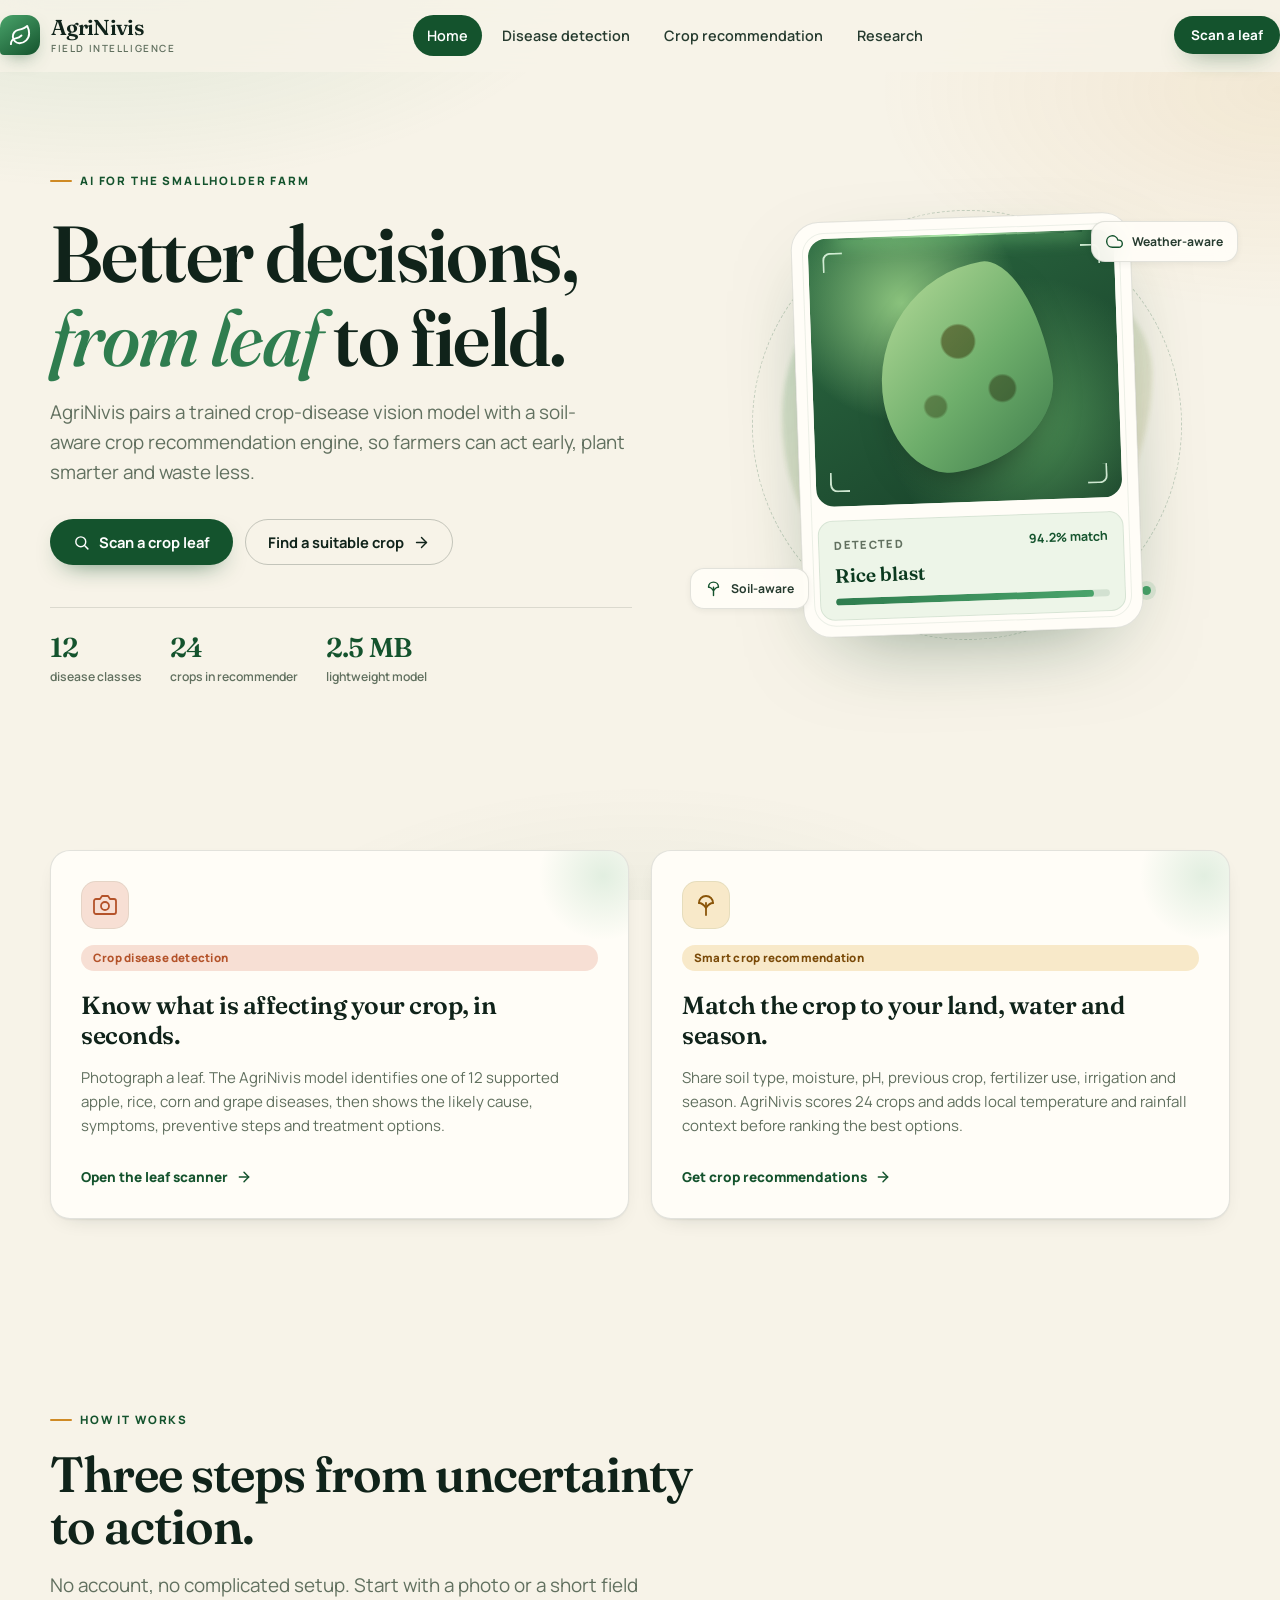
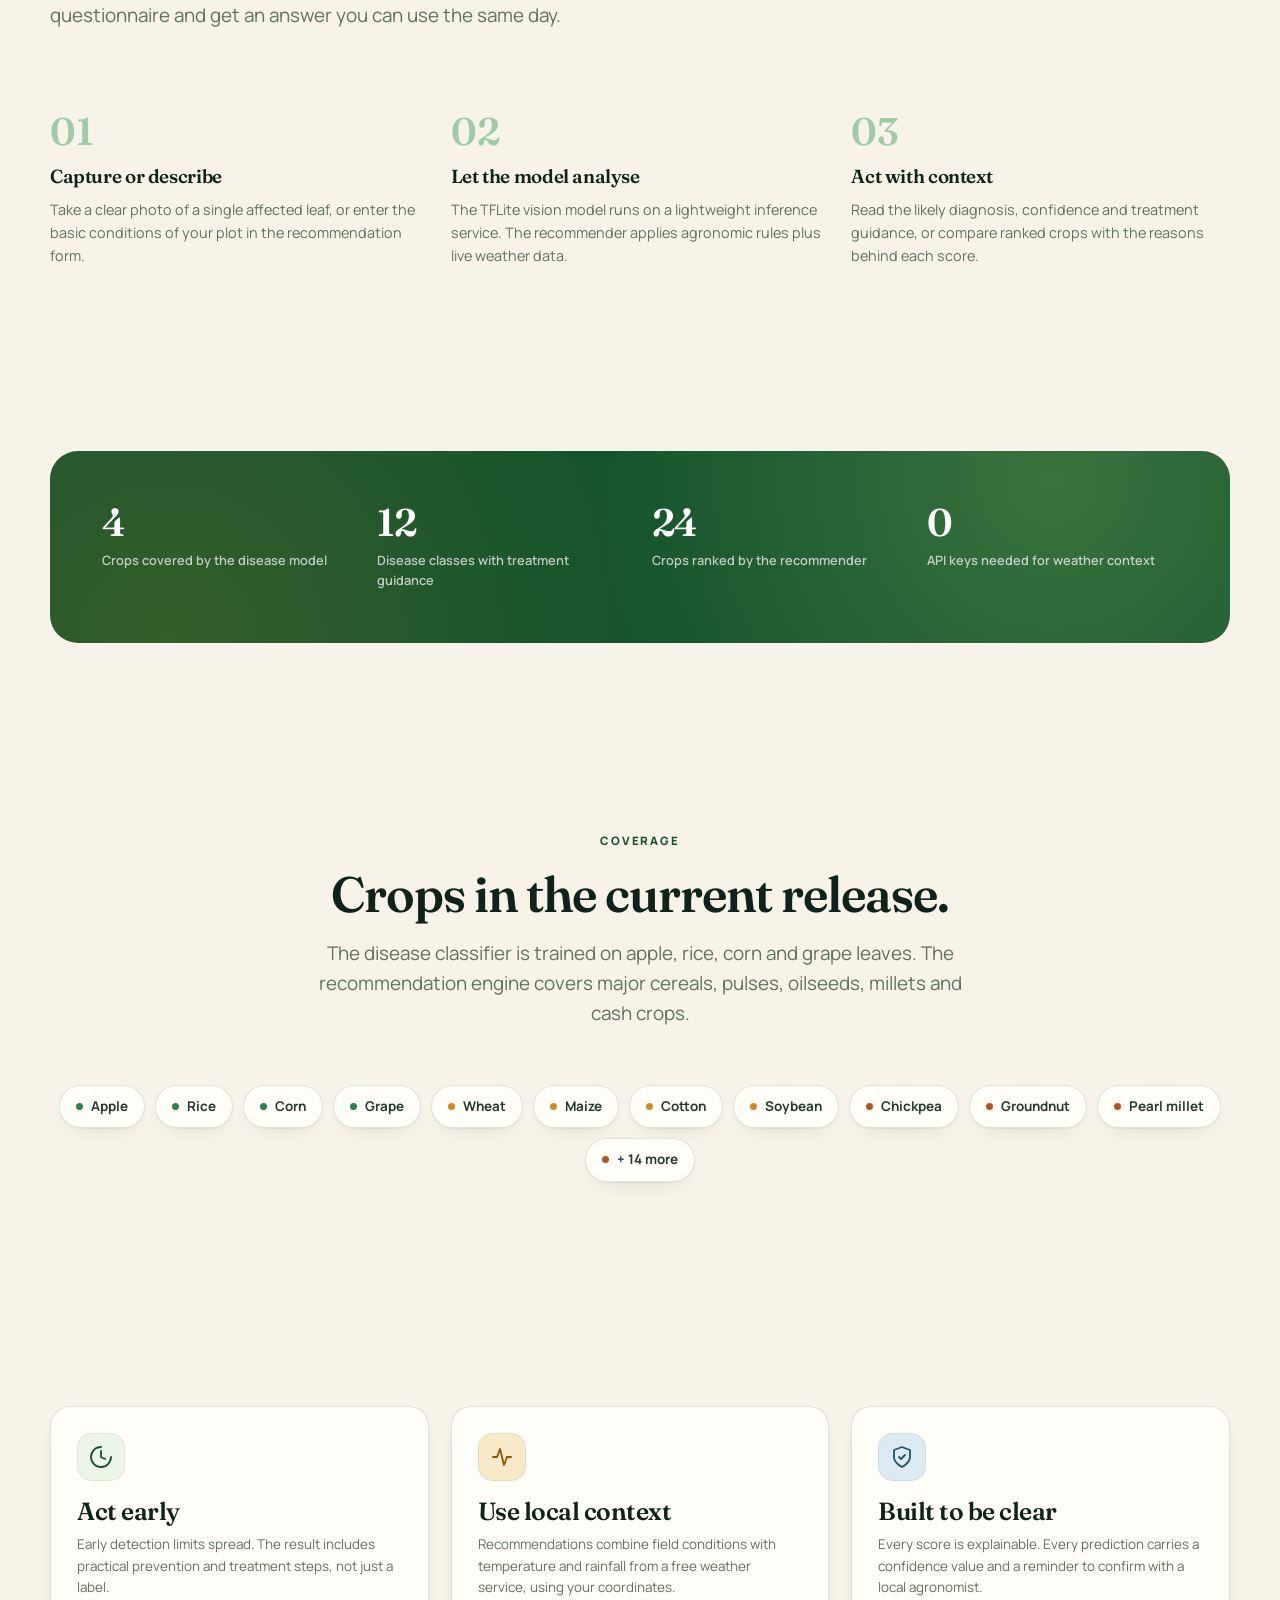
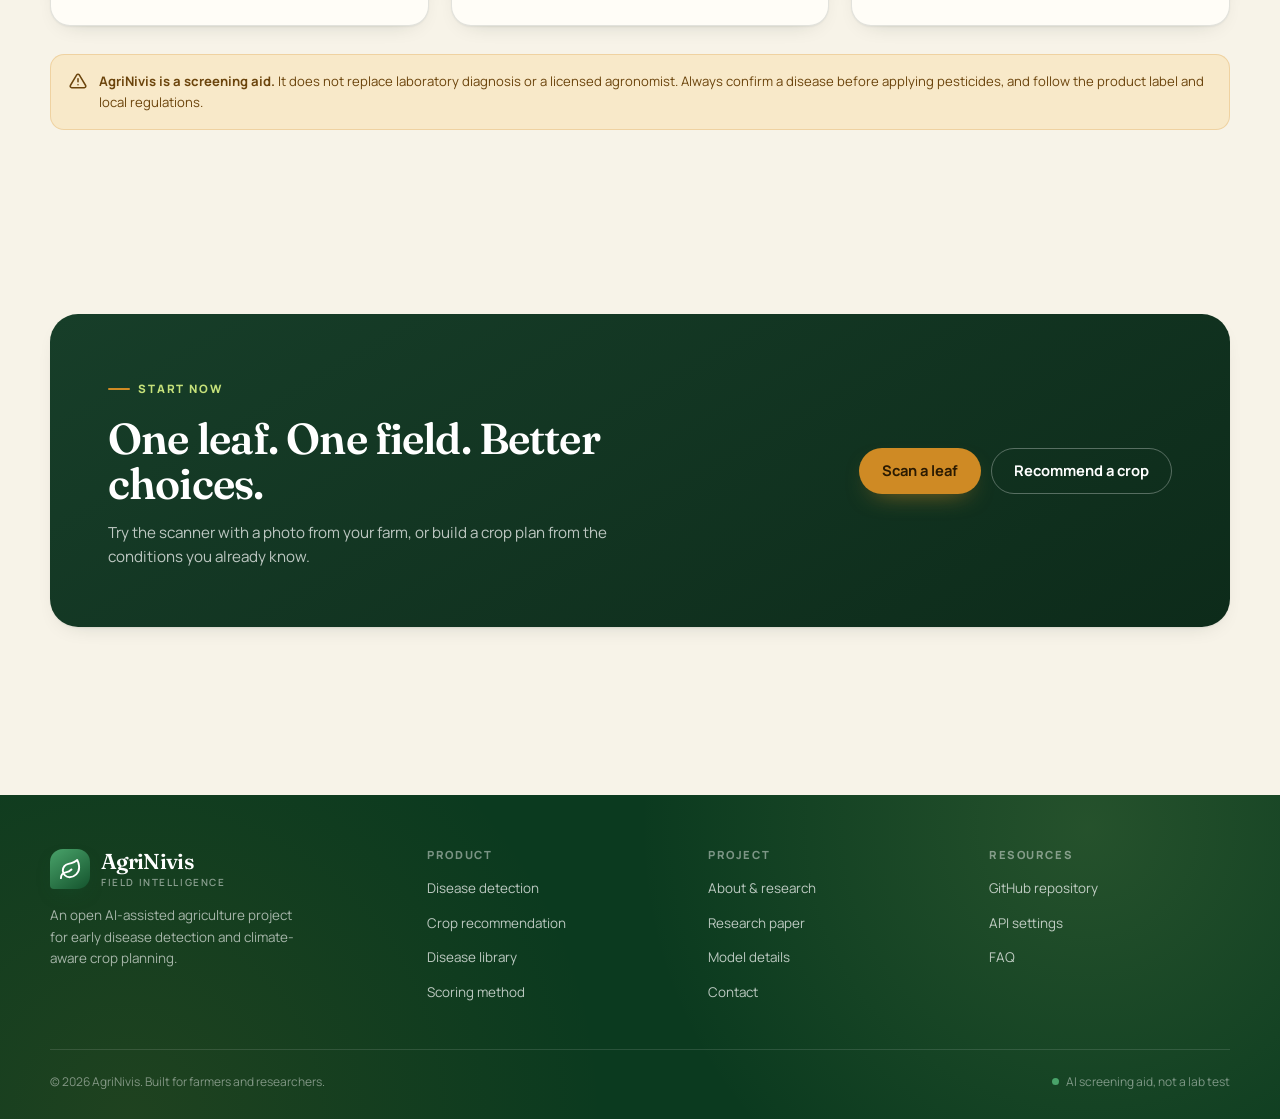
<file: web/index.html>
<!DOCTYPE html>
<html lang="en">
<head>
  <meta charset="UTF-8">
  <meta name="viewport" content="width=device-width, initial-scale=1">
  <title>AgriNivis — AI crop disease detection and crop recommendation</title>
  <meta name="description" content="AgriNivis helps farmers detect crop leaf diseases with an on-device-friendly AI model and choose suitable crops using soil, water, season and local weather.">
  <meta name="theme-color" content="#14532d">
  <meta property="og:title" content="AgriNivis — smarter decisions from leaf to field">
  <meta property="og:description" content="AI crop disease detection and weather-aware crop recommendations for farmers.">
  <meta property="og:type" content="website">
  <link rel="icon" href="assets/img/favicon.svg" type="image/svg+xml">
  <link rel="preconnect" href="https://fonts.googleapis.com">
  <link rel="preconnect" href="https://fonts.gstatic.com" crossorigin>
  <link href="https://fonts.googleapis.com/css2?family=Fraunces:ital,opsz,wght@0,9..144,400..700;1,9..144,400..600&family=Manrope:wght@400;500;600;700;800&display=swap" rel="stylesheet">
  <link rel="stylesheet" href="assets/css/styles.css">
</head>
<body data-page="home">
  <a class="skip-link" href="#main">Skip to content</a>

  <header class="site-header">
    <div class="container nav">
      <a class="brand" href="index.html" aria-label="AgriNivis home">
        <span class="brand-mark" aria-hidden="true">
          <svg viewBox="0 0 24 24" fill="none" stroke-width="2" stroke-linecap="round" stroke-linejoin="round">
            <path d="M11 20A7 7 0 0 1 9.8 6.1C15.5 5 17 4.5 19 2c1 2 2 4.2 2 8 0 5.5-4.8 10-10 10z"/>
            <path d="M2 21c0-3 1.85-5.36 5.08-6C9.5 14.5 12 13 13 12"/>
          </svg>
        </span>
        <span class="brand-text">
          <span class="brand-name">AgriNivis</span>
          <span class="brand-tag">Field intelligence</span>
        </span>
      </a>

      <nav aria-label="Primary">
        <ul class="nav-links" id="nav-links">
          <li><a data-nav="home" href="index.html">Home</a></li>
          <li><a data-nav="detect" href="detect.html">Disease detection</a></li>
          <li><a data-nav="recommend" href="recommend.html">Crop recommendation</a></li>
          <li><a data-nav="about" href="about.html">Research</a></li>
        </ul>
      </nav>

      <div class="nav-actions">
        <a class="btn btn-primary btn-sm" href="detect.html">Scan a leaf</a>
        <button class="nav-toggle" type="button" aria-expanded="false" aria-controls="nav-links" aria-label="Toggle navigation">
          <svg class="icon-menu" viewBox="0 0 24 24" fill="none" stroke-width="2" stroke-linecap="round"><line x1="4" y1="7" x2="20" y2="7"/><line x1="4" y1="12" x2="20" y2="12"/><line x1="4" y1="17" x2="20" y2="17"/></svg>
          <svg class="icon-close" viewBox="0 0 24 24" fill="none" stroke-width="2" stroke-linecap="round"><line x1="6" y1="6" x2="18" y2="18"/><line x1="18" y1="6" x2="6" y2="18"/></svg>
        </button>
      </div>
    </div>
  </header>

  <main id="main">
    <section class="hero">
      <div class="container hero-grid">
        <div class="hero-copy">
          <span class="eyebrow hero-eyebrow">AI for the smallholder farm</span>
          <h1>Better decisions, <span class="accent">from leaf</span> to field.</h1>
          <p class="lede">
            AgriNivis pairs a trained crop-disease vision model with a soil-aware
            crop recommendation engine, so farmers can act early, plant smarter
            and waste less.
          </p>
          <div class="hero-cta">
            <a class="btn btn-primary" href="detect.html">
              <svg viewBox="0 0 24 24" fill="none" stroke="currentColor" stroke-width="2" stroke-linecap="round" stroke-linejoin="round"><circle cx="11" cy="11" r="7"/><line x1="21" y1="21" x2="16.65" y2="16.65"/></svg>
              Scan a crop leaf
            </a>
            <a class="btn btn-outline" href="recommend.html">
              Find a suitable crop
              <svg viewBox="0 0 24 24" fill="none" stroke="currentColor" stroke-width="2" stroke-linecap="round" stroke-linejoin="round"><line x1="5" y1="12" x2="19" y2="12"/><polyline points="12 5 19 12 12 19"/></svg>
            </a>
          </div>

          <div class="hero-stats">
            <div class="hero-stat">
              <strong>12</strong>
              <span>disease classes</span>
            </div>
            <div class="hero-stat">
              <strong>24</strong>
              <span>crops in recommender</span>
            </div>
            <div class="hero-stat">
              <strong>2.5 MB</strong>
              <span>lightweight model</span>
            </div>
          </div>
        </div>

        <div class="hero-visual" aria-hidden="true">
          <div class="hero-orbit"></div>
          <div class="hero-blob"></div>

          <div class="scan-card">
            <div class="scan-image">
              <div class="scan-corners"><span></span><span></span><span></span><span></span></div>
              <div class="scan-line"></div>
            </div>
            <div class="scan-result">
              <div class="scan-result-top">
                <span>Detected</span>
                <strong>94.2% match</strong>
              </div>
              <div class="scan-disease">Rice blast</div>
              <div class="scan-bar"><i></i></div>
            </div>
          </div>

          <div class="floating-chip chip-weather">
            <svg viewBox="0 0 24 24" fill="none" stroke="currentColor" stroke-width="2" stroke-linecap="round" stroke-linejoin="round"><path d="M18 10h-1.26A8 8 0 1 0 9 20h9a5 5 0 0 0 0-10z"/></svg>
            Weather-aware
          </div>
          <div class="floating-chip chip-crop">
            <svg viewBox="0 0 24 24" fill="none" stroke="currentColor" stroke-width="2" stroke-linecap="round" stroke-linejoin="round"><path d="M12 22V10"/><path d="M5 10c0-4 3-7 7-7s7 3 7 7"/><path d="M5 10c3 0 5 2 7 5 2-3 4-5 7-5"/></svg>
            Soil-aware
          </div>
        </div>
      </div>
    </section>

    <section class="section-tight">
      <div class="container">
        <div class="grid grid-2">
          <article class="card card-hover feature-card reveal">
            <div class="icon-tile clay" aria-hidden="true">
              <svg viewBox="0 0 24 24" fill="none" stroke="currentColor" stroke-width="1.8" stroke-linecap="round" stroke-linejoin="round"><path d="M23 19a2 2 0 0 1-2 2H3a2 2 0 0 1-2-2V8a2 2 0 0 1 2-2h4l2-3h6l2 3h4a2 2 0 0 1 2 2z"/><circle cx="12" cy="13" r="4"/></svg>
            </div>
            <span class="badge badge-clay">Crop disease detection</span>
            <h3>Know what is affecting your crop, in seconds.</h3>
            <p>
              Photograph a leaf. The AgriNivis model identifies one of 12 supported
              apple, rice, corn and grape diseases, then shows the likely cause,
              symptoms, preventive steps and treatment options.
            </p>
            <a class="feature-link" href="detect.html">
              Open the leaf scanner
              <svg viewBox="0 0 24 24" fill="none" stroke="currentColor" stroke-width="2.2" stroke-linecap="round" stroke-linejoin="round"><line x1="5" y1="12" x2="19" y2="12"/><polyline points="12 5 19 12 12 19"/></svg>
            </a>
          </article>

          <article class="card card-hover feature-card reveal">
            <div class="icon-tile amber" aria-hidden="true">
              <svg viewBox="0 0 24 24" fill="none" stroke="currentColor" stroke-width="1.8" stroke-linecap="round" stroke-linejoin="round"><path d="M12 22V10"/><path d="M5 10c0-4 3-7 7-7s7 3 7 7"/><path d="M5 10c3 0 5 2 7 5 2-3 4-5 7-5"/></svg>
            </div>
            <span class="badge badge-amber">Smart crop recommendation</span>
            <h3>Match the crop to your land, water and season.</h3>
            <p>
              Share soil type, moisture, pH, previous crop, fertilizer use,
              irrigation and season. AgriNivis scores 24 crops and adds local
              temperature and rainfall context before ranking the best options.
            </p>
            <a class="feature-link" href="recommend.html">
              Get crop recommendations
              <svg viewBox="0 0 24 24" fill="none" stroke="currentColor" stroke-width="2.2" stroke-linecap="round" stroke-linejoin="round"><line x1="5" y1="12" x2="19" y2="12"/><polyline points="12 5 19 12 12 19"/></svg>
            </a>
          </article>
        </div>
      </div>
    </section>

    <section class="section">
      <div class="container">
        <div class="section-head reveal">
          <span class="eyebrow">How it works</span>
          <h2>Three steps from uncertainty to action.</h2>
          <p class="lede">
            No account, no complicated setup. Start with a photo or a short field
            questionnaire and get an answer you can use the same day.
          </p>
        </div>

        <div class="grid grid-3 step-grid">
          <article class="step reveal">
            <h3>Capture or describe</h3>
            <p>
              Take a clear photo of a single affected leaf, or enter the basic
              conditions of your plot in the recommendation form.
            </p>
          </article>
          <article class="step reveal">
            <h3>Let the model analyse</h3>
            <p>
              The TFLite vision model runs on a lightweight inference service.
              The recommender applies agronomic rules plus live weather data.
            </p>
          </article>
          <article class="step reveal">
            <h3>Act with context</h3>
            <p>
              Read the likely diagnosis, confidence and treatment guidance, or
              compare ranked crops with the reasons behind each score.
            </p>
          </article>
        </div>
      </div>
    </section>

    <section class="section-tight">
      <div class="container">
        <div class="stat-band reveal">
          <div class="stat">
            <strong>4</strong>
            <span>Crops covered by the disease model</span>
          </div>
          <div class="stat">
            <strong>12</strong>
            <span>Disease classes with treatment guidance</span>
          </div>
          <div class="stat">
            <strong>24</strong>
            <span>Crops ranked by the recommender</span>
          </div>
          <div class="stat">
            <strong>0</strong>
            <span>API keys needed for weather context</span>
          </div>
        </div>
      </div>
    </section>

    <section class="section">
      <div class="container">
        <div class="section-head center reveal">
          <span class="eyebrow">Coverage</span>
          <h2>Crops in the current release.</h2>
          <p class="lede">
            The disease classifier is trained on apple, rice, corn and grape
            leaves. The recommendation engine covers major cereals, pulses,
            oilseeds, millets and cash crops.
          </p>
        </div>
        <div class="crop-strip reveal">
          <span class="crop-pill"><span class="dot"></span>Apple</span>
          <span class="crop-pill"><span class="dot"></span>Rice</span>
          <span class="crop-pill"><span class="dot"></span>Corn</span>
          <span class="crop-pill"><span class="dot"></span>Grape</span>
          <span class="crop-pill amber"><span class="dot"></span>Wheat</span>
          <span class="crop-pill amber"><span class="dot"></span>Maize</span>
          <span class="crop-pill amber"><span class="dot"></span>Cotton</span>
          <span class="crop-pill amber"><span class="dot"></span>Soybean</span>
          <span class="crop-pill clay"><span class="dot"></span>Chickpea</span>
          <span class="crop-pill clay"><span class="dot"></span>Groundnut</span>
          <span class="crop-pill clay"><span class="dot"></span>Pearl millet</span>
          <span class="crop-pill clay"><span class="dot"></span>+ 14 more</span>
        </div>
      </div>
    </section>

    <section class="section">
      <div class="container">
        <div class="grid grid-3">
          <article class="card reveal">
            <div class="icon-tile" aria-hidden="true">
              <svg viewBox="0 0 24 24" fill="none" stroke="currentColor" stroke-width="1.8" stroke-linecap="round" stroke-linejoin="round"><path d="M12 2a10 10 0 1 0 10 10"/><path d="M12 6v6l4 2"/></svg>
            </div>
            <h3 style="margin-top:16px">Act early</h3>
            <p class="muted small" style="margin-top:8px">
              Early detection limits spread. The result includes practical
              prevention and treatment steps, not just a label.
            </p>
          </article>
          <article class="card reveal">
            <div class="icon-tile amber" aria-hidden="true">
              <svg viewBox="0 0 24 24" fill="none" stroke="currentColor" stroke-width="1.8" stroke-linecap="round" stroke-linejoin="round"><path d="M3 12h4l3-8 4 16 3-8h4"/></svg>
            </div>
            <h3 style="margin-top:16px">Use local context</h3>
            <p class="muted small" style="margin-top:8px">
              Recommendations combine field conditions with temperature and
              rainfall from a free weather service, using your coordinates.
            </p>
          </article>
          <article class="card reveal">
            <div class="icon-tile sky" aria-hidden="true">
              <svg viewBox="0 0 24 24" fill="none" stroke="currentColor" stroke-width="1.8" stroke-linecap="round" stroke-linejoin="round"><path d="M12 22s8-4 8-10V5l-8-3-8 3v7c0 6 8 10 8 10z"/><path d="m9 12 2 2 4-4"/></svg>
            </div>
            <h3 style="margin-top:16px">Built to be clear</h3>
            <p class="muted small" style="margin-top:8px">
              Every score is explainable. Every prediction carries a confidence
              value and a reminder to confirm with a local agronomist.
            </p>
          </article>
        </div>

        <div class="disclaimer-strip reveal" style="margin-top:28px">
          <svg viewBox="0 0 24 24" fill="none" stroke="currentColor" stroke-width="2" stroke-linecap="round" stroke-linejoin="round"><path d="M10.29 3.86 1.82 18a2 2 0 0 0 1.71 3h16.94a2 2 0 0 0 1.71-3L13.71 3.86a2 2 0 0 0-3.42 0z"/><line x1="12" y1="9" x2="12" y2="13"/><line x1="12" y1="17" x2="12.01" y2="17"/></svg>
          <div>
            <strong>AgriNivis is a screening aid.</strong>
            It does not replace laboratory diagnosis or a licensed agronomist.
            Always confirm a disease before applying pesticides, and follow the
            product label and local regulations.
          </div>
        </div>
      </div>
    </section>

    <section class="section-tight">
      <div class="container">
        <div class="card reveal" style="background:linear-gradient(150deg,#173e29,#0d2b1a);color:#fff;border:0;padding:clamp(32px,5vw,58px);display:flex;justify-content:space-between;align-items:center;gap:28px;flex-wrap:wrap;border-radius:var(--radius-lg);position:relative;overflow:hidden">
          <div style="position:relative;max-width:560px">
            <span class="eyebrow" style="color:#c5e17a">Start now</span>
            <h2 style="color:#fff;font-size:clamp(1.8rem,3.4vw,2.7rem)">One leaf. One field. Better choices.</h2>
            <p style="color:rgba(255,255,255,.72);margin-top:14px;font-size:.95rem">
              Try the scanner with a photo from your farm, or build a crop plan
              from the conditions you already know.
            </p>
          </div>
          <div style="display:flex;gap:10px;flex-wrap:wrap;position:relative">
            <a class="btn btn-accent" href="detect.html">Scan a leaf</a>
            <a class="btn btn-outline" href="recommend.html" style="color:#fff;border-color:rgba(255,255,255,.3)">Recommend a crop</a>
          </div>
        </div>
      </div>
    </section>
  </main>

  <footer class="site-footer">
    <div class="container">
      <div class="footer-grid">
        <div class="footer-about">
          <a class="brand" href="index.html" aria-label="AgriNivis home">
            <span class="brand-mark" aria-hidden="true">
              <svg viewBox="0 0 24 24" fill="none" stroke-width="2" stroke-linecap="round" stroke-linejoin="round"><path d="M11 20A7 7 0 0 1 9.8 6.1C15.5 5 17 4.5 19 2c1 2 2 4.2 2 8 0 5.5-4.8 10-10 10z"/><path d="M2 21c0-3 1.85-5.36 5.08-6C9.5 14.5 12 13 13 12"/></svg>
            </span>
            <span class="brand-text">
              <span class="brand-name">AgriNivis</span>
              <span class="brand-tag">Field intelligence</span>
            </span>
          </a>
          <p>An open AI-assisted agriculture project for early disease detection and climate-aware crop planning.</p>
        </div>
        <div class="footer-col">
          <h4>Product</h4>
          <ul>
            <li><a href="detect.html">Disease detection</a></li>
            <li><a href="recommend.html">Crop recommendation</a></li>
            <li><a href="detect.html#library">Disease library</a></li>
            <li><a href="recommend.html#method">Scoring method</a></li>
          </ul>
        </div>
        <div class="footer-col">
          <h4>Project</h4>
          <ul>
            <li><a href="about.html">About &amp; research</a></li>
            <li><a href="about.html#paper">Research paper</a></li>
            <li><a href="about.html#model">Model details</a></li>
            <li><a href="about.html#contact">Contact</a></li>
          </ul>
        </div>
        <div class="footer-col">
          <h4>Resources</h4>
          <ul>
            <li><a href="https://github.com/RajivGit7/AgriNivis" target="_blank" rel="noopener">GitHub repository</a></li>
            <li><a href="detect.html#api">API settings</a></li>
            <li><a href="about.html#faq">FAQ</a></li>
          </ul>
        </div>
      </div>
      <div class="footer-bottom">
        <span>&copy; <span id="footer-year">2026</span> AgriNivis. Built for farmers and researchers.</span>
        <span class="footer-badge"><span class="dot"></span> AI screening aid, not a lab test</span>
      </div>
    </div>
  </footer>

  <script src="assets/js/config.js"></script>
  <script src="assets/js/common.js"></script>
</body>
</html>
</file>
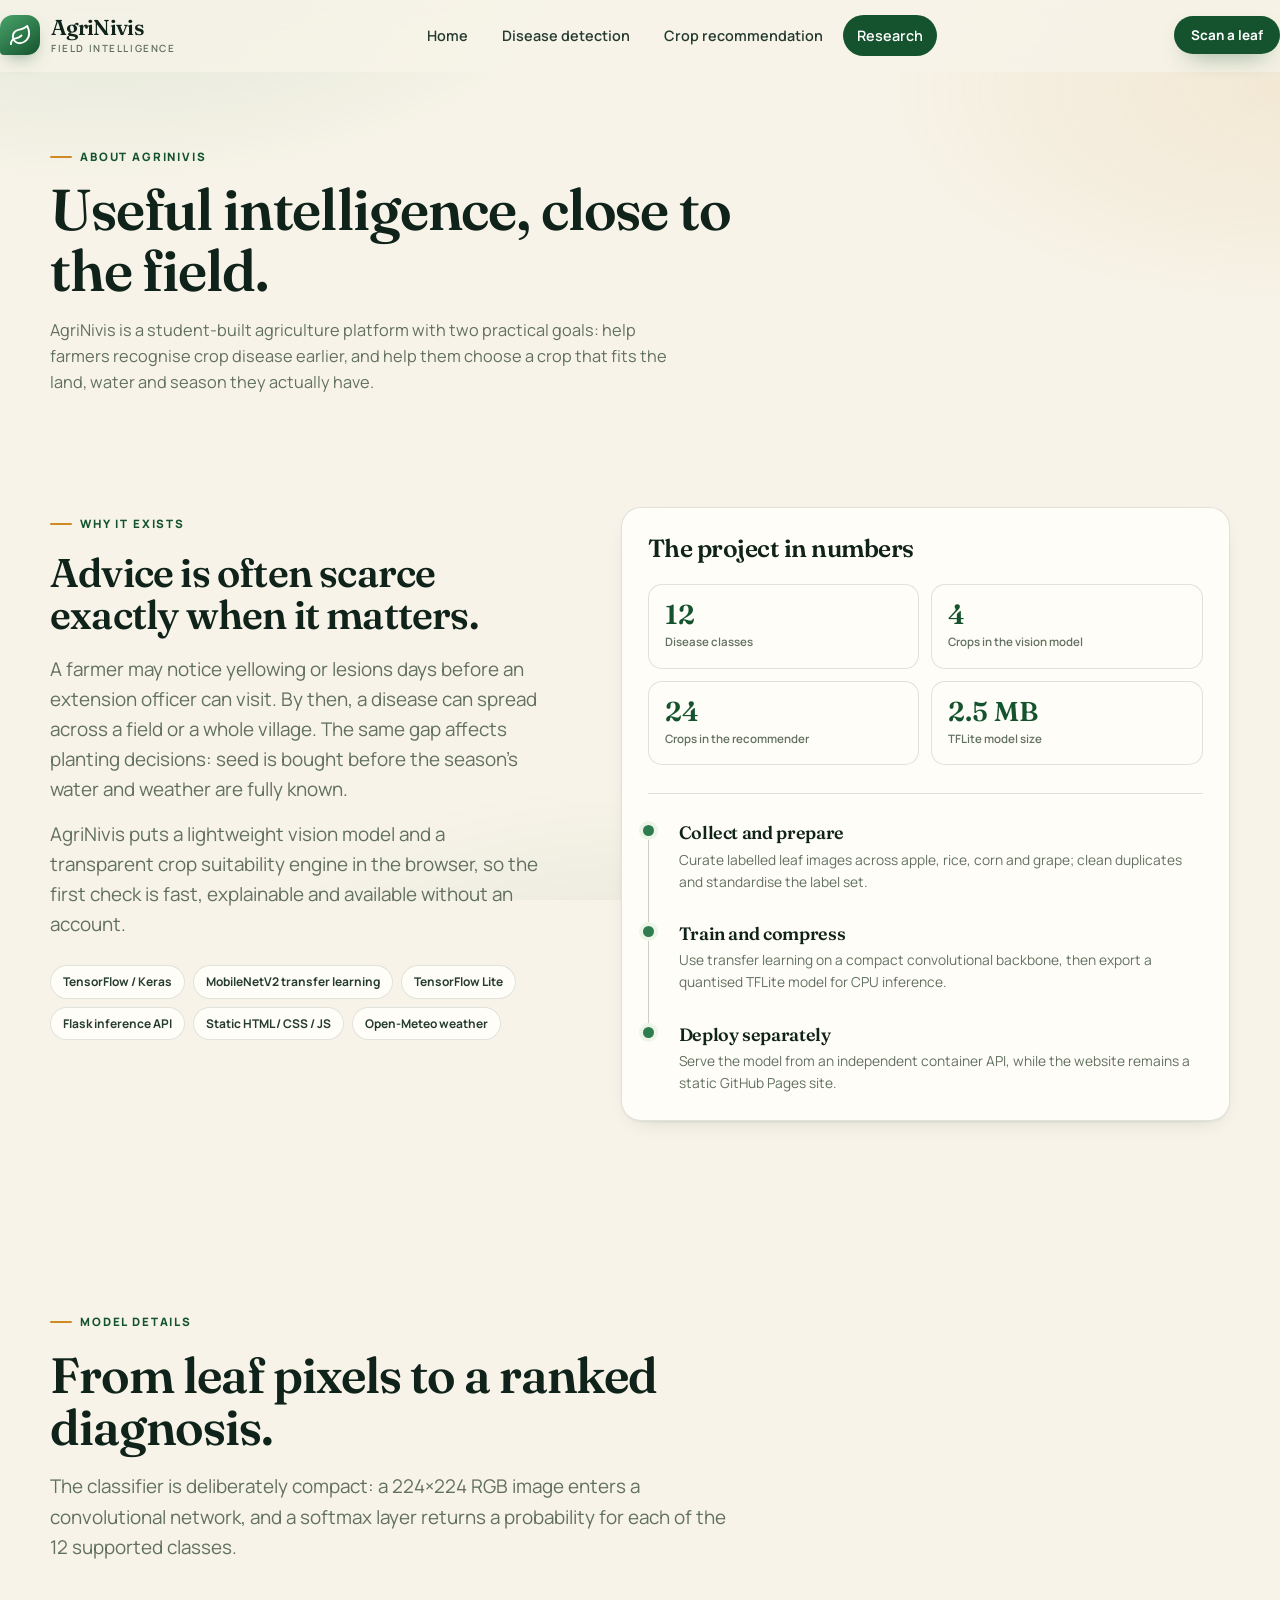
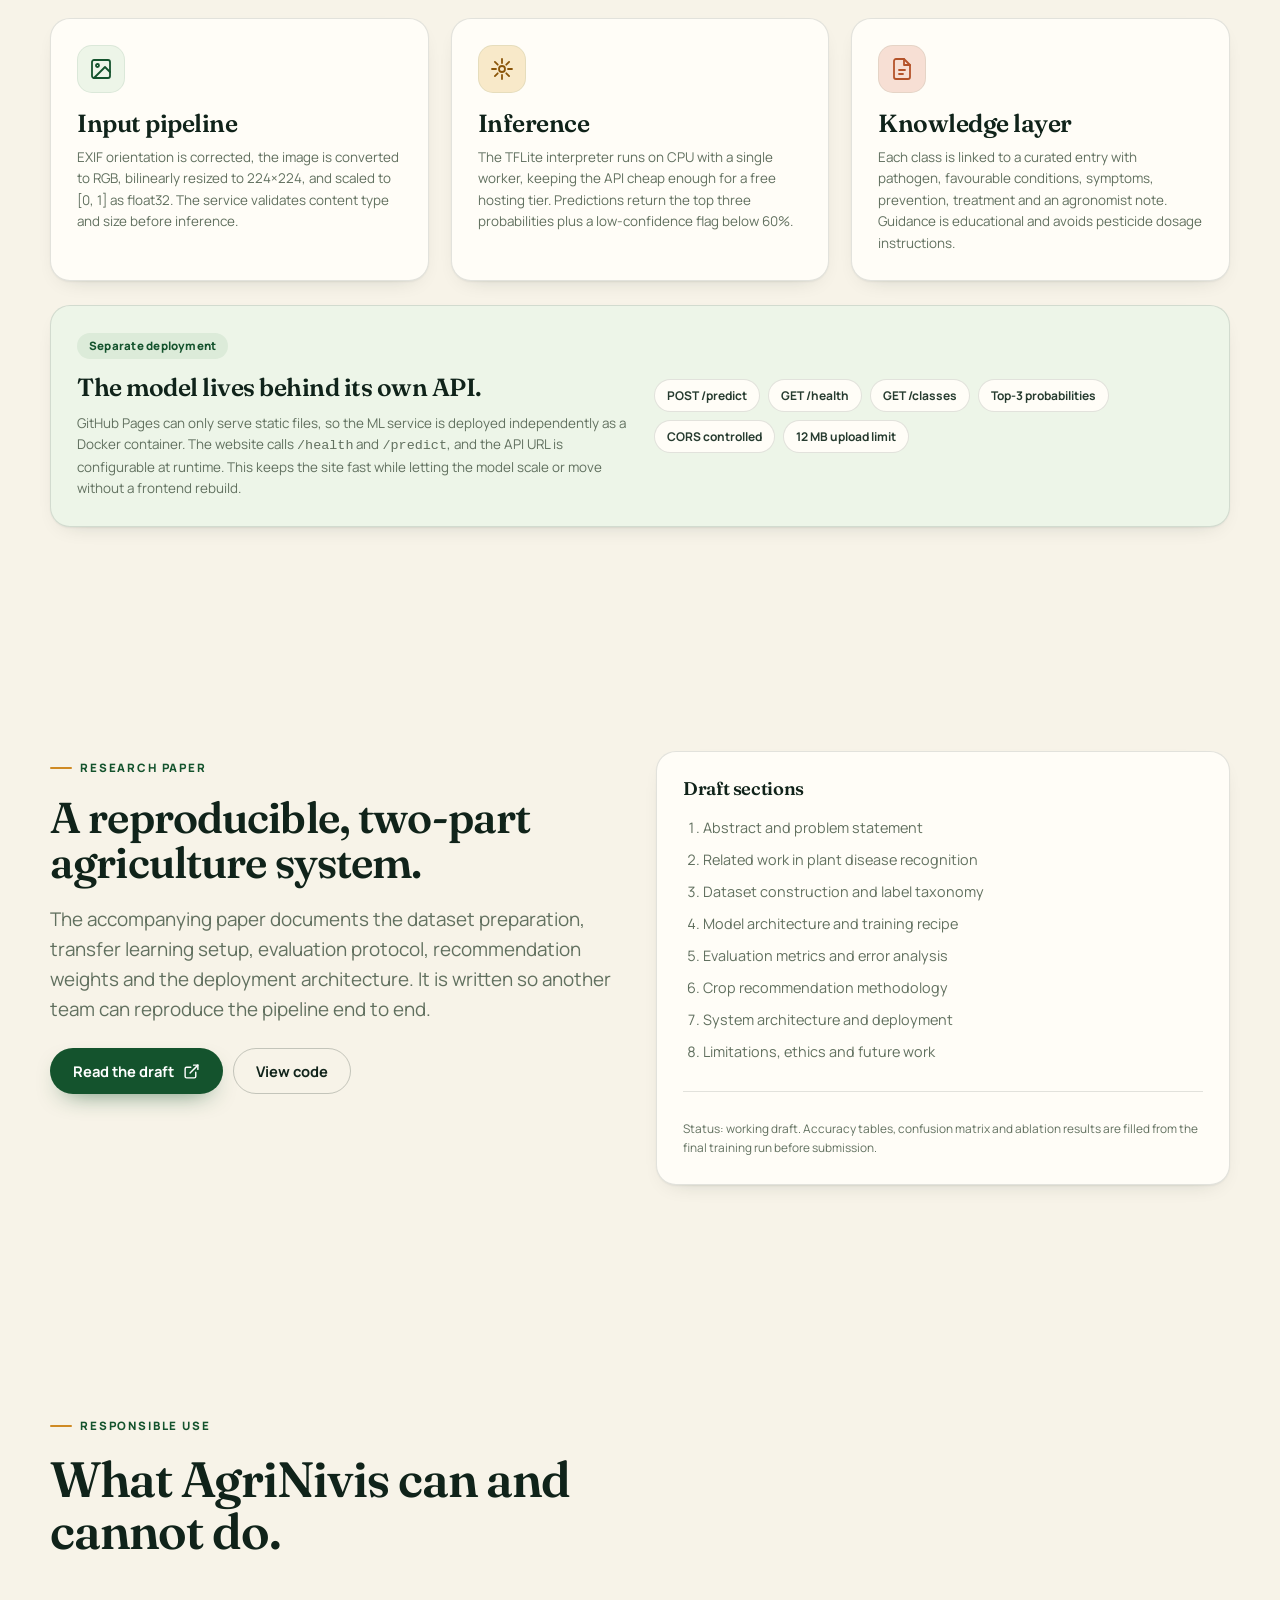
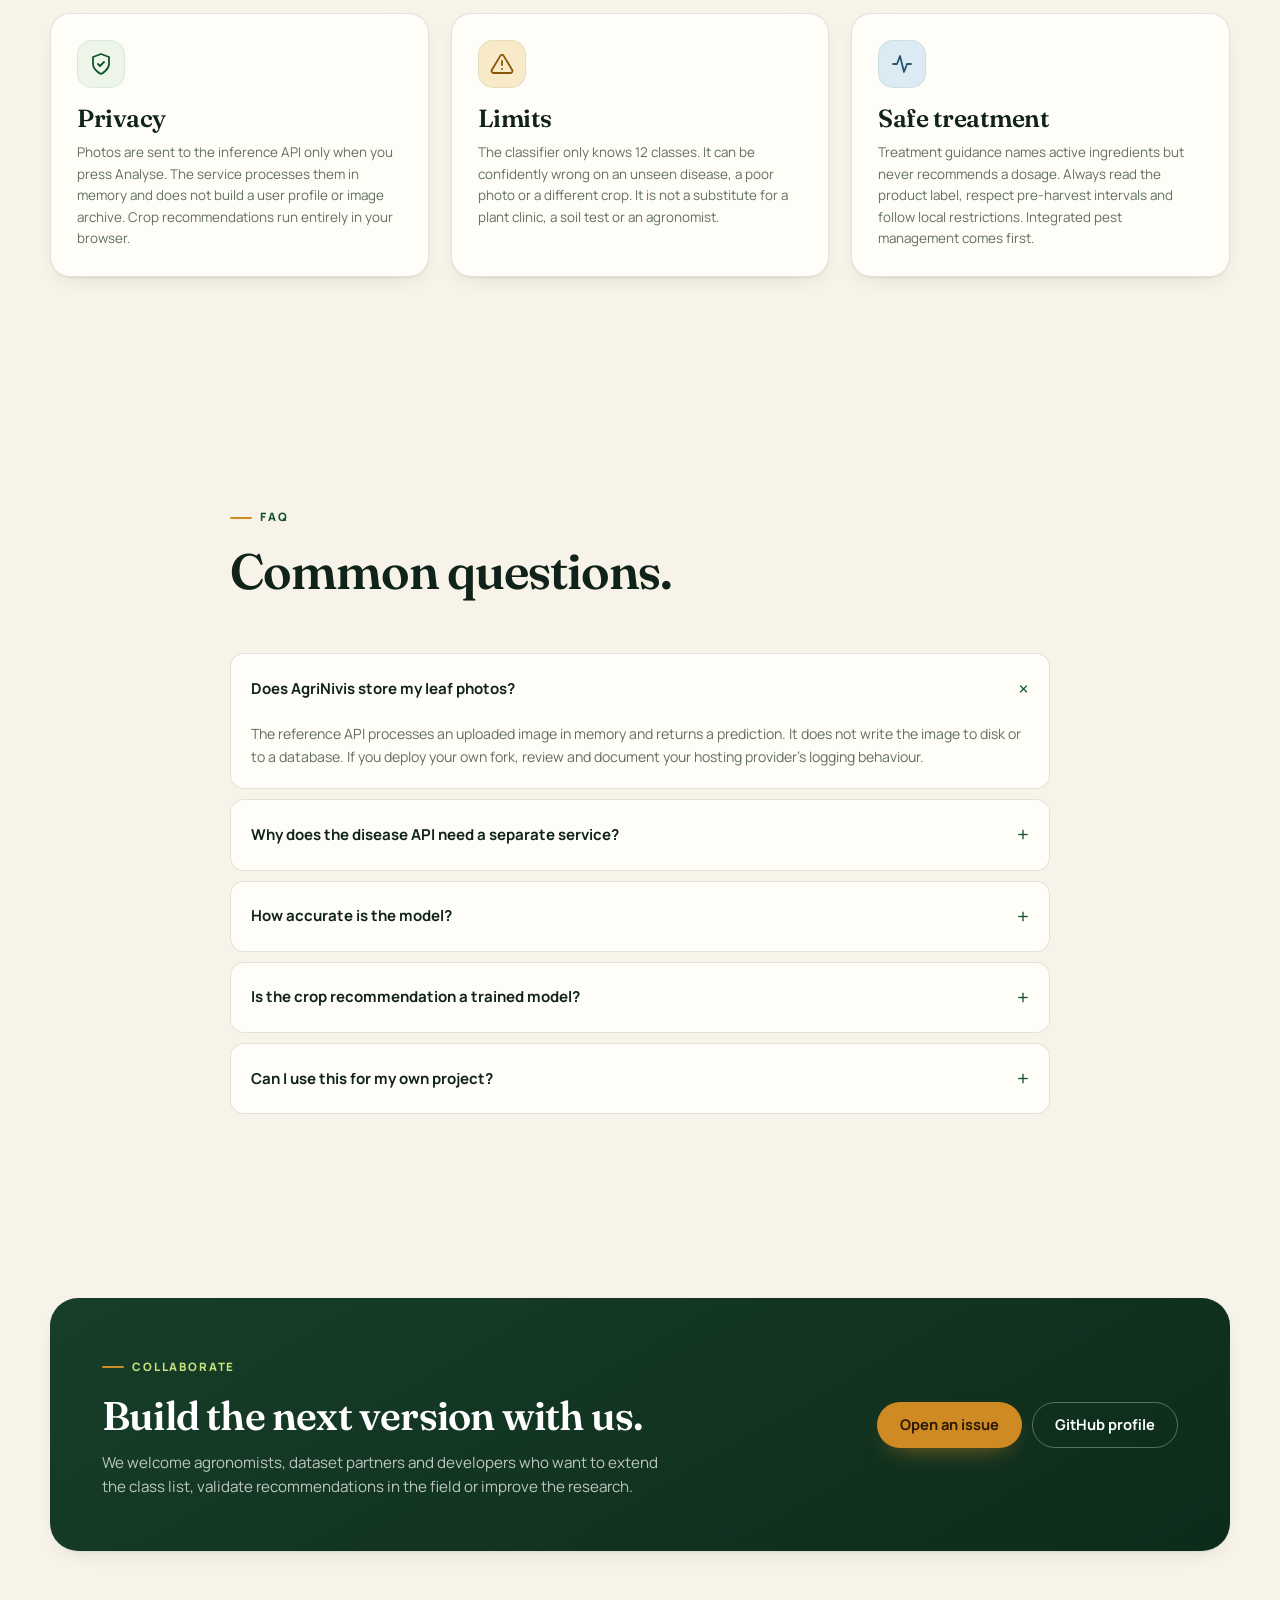
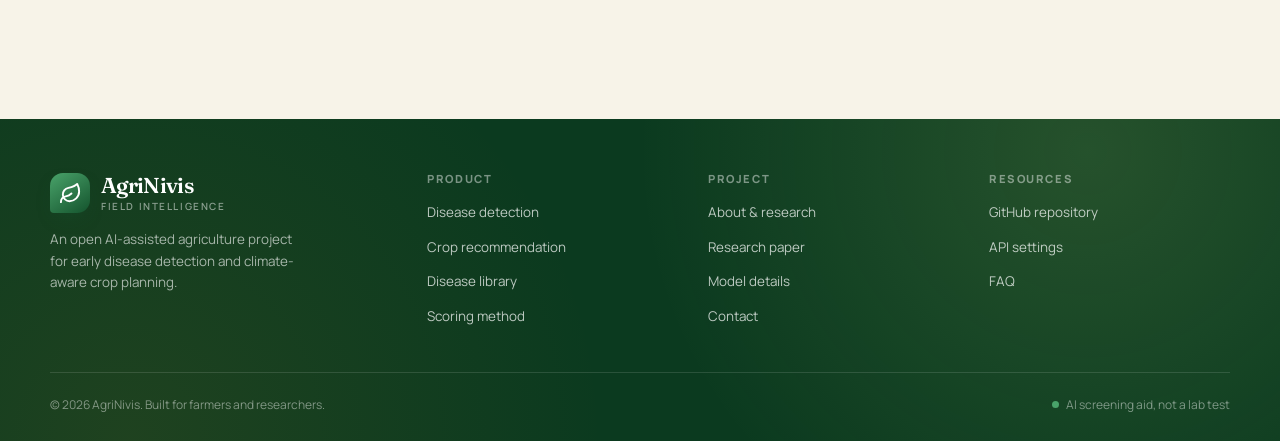
<file: web/about.html>
<!DOCTYPE html>
<html lang="en">
<head>
  <meta charset="UTF-8">
  <meta name="viewport" content="width=device-width, initial-scale=1">
  <title>About and research — AgriNivis</title>
  <meta name="description" content="Learn about the AgriNivis crop disease model, the recommendation methodology, responsible AI limits and the research paper.">
  <meta name="theme-color" content="#14532d">
  <link rel="icon" href="assets/img/favicon.svg" type="image/svg+xml">
  <link rel="preconnect" href="https://fonts.googleapis.com">
  <link rel="preconnect" href="https://fonts.gstatic.com" crossorigin>
  <link href="https://fonts.googleapis.com/css2?family=Fraunces:ital,opsz,wght@0,9..144,400..700;1,9..144,400..600&family=Manrope:wght@400;500;600;700;800&display=swap" rel="stylesheet">
  <link rel="stylesheet" href="assets/css/styles.css">
</head>
<body data-page="about">
  <a class="skip-link" href="#main">Skip to content</a>

  <header class="site-header">
    <div class="container nav">
      <a class="brand" href="index.html" aria-label="AgriNivis home">
        <span class="brand-mark" aria-hidden="true"><svg viewBox="0 0 24 24" fill="none" stroke-width="2" stroke-linecap="round" stroke-linejoin="round"><path d="M11 20A7 7 0 0 1 9.8 6.1C15.5 5 17 4.5 19 2c1 2 2 4.2 2 8 0 5.5-4.8 10-10 10z"/><path d="M2 21c0-3 1.85-5.36 5.08-6C9.5 14.5 12 13 13 12"/></svg></span>
        <span class="brand-text"><span class="brand-name">AgriNivis</span><span class="brand-tag">Field intelligence</span></span>
      </a>
      <nav aria-label="Primary">
        <ul class="nav-links" id="nav-links">
          <li><a data-nav="home" href="index.html">Home</a></li>
          <li><a data-nav="detect" href="detect.html">Disease detection</a></li>
          <li><a data-nav="recommend" href="recommend.html">Crop recommendation</a></li>
          <li><a data-nav="about" href="about.html">Research</a></li>
        </ul>
      </nav>
      <div class="nav-actions">
        <a class="btn btn-primary btn-sm" href="detect.html">Scan a leaf</a>
        <button class="nav-toggle" type="button" aria-expanded="false" aria-controls="nav-links" aria-label="Toggle navigation">
          <svg class="icon-menu" viewBox="0 0 24 24" fill="none" stroke-width="2" stroke-linecap="round"><line x1="4" y1="7" x2="20" y2="7"/><line x1="4" y1="12" x2="20" y2="12"/><line x1="4" y1="17" x2="20" y2="17"/></svg>
          <svg class="icon-close" viewBox="0 0 24 24" fill="none" stroke-width="2" stroke-linecap="round"><line x1="6" y1="6" x2="18" y2="18"/><line x1="18" y1="6" x2="6" y2="18"/></svg>
        </button>
      </div>
    </div>
  </header>

  <main id="main">
    <section class="page-hero">
      <div class="container">
        <span class="eyebrow">About AgriNivis</span>
        <h1>Useful intelligence, close to the field.</h1>
        <p>
          AgriNivis is a student-built agriculture platform with two practical
          goals: help farmers recognise crop disease earlier, and help them choose
          a crop that fits the land, water and season they actually have.
        </p>
      </div>
    </section>

    <section class="section-tight">
      <div class="container about-grid">
        <div class="reveal">
          <span class="eyebrow">Why it exists</span>
          <h2 style="font-size:clamp(1.8rem,3.2vw,2.5rem)">Advice is often scarce exactly when it matters.</h2>
          <p class="lede" style="margin-top:18px">
            A farmer may notice yellowing or lesions days before an extension
            officer can visit. By then, a disease can spread across a field or a
            whole village. The same gap affects planting decisions: seed is bought
            before the season's water and weather are fully known.
          </p>
          <p class="lede" style="margin-top:14px">
            AgriNivis puts a lightweight vision model and a transparent crop
            suitability engine in the browser, so the first check is fast,
            explainable and available without an account.
          </p>

          <div class="tech-list" style="margin-top:26px">
            <span>TensorFlow / Keras</span>
            <span>MobileNetV2 transfer learning</span>
            <span>TensorFlow Lite</span>
            <span>Flask inference API</span>
            <span>Static HTML / CSS / JS</span>
            <span>Open-Meteo weather</span>
          </div>
        </div>

        <div class="card reveal">
          <h3 style="margin-bottom:20px">The project in numbers</h3>
          <div class="metric-grid">
            <div class="metric"><strong>12</strong><span>Disease classes</span></div>
            <div class="metric"><strong>4</strong><span>Crops in the vision model</span></div>
            <div class="metric"><strong>24</strong><span>Crops in the recommender</span></div>
            <div class="metric"><strong>2.5 MB</strong><span>TFLite model size</span></div>
          </div>
          <hr class="divider">
          <div class="timeline">
            <div class="timeline-item">
              <h3>Collect and prepare</h3>
              <p>Curate labelled leaf images across apple, rice, corn and grape; clean duplicates and standardise the label set.</p>
            </div>
            <div class="timeline-item">
              <h3>Train and compress</h3>
              <p>Use transfer learning on a compact convolutional backbone, then export a quantised TFLite model for CPU inference.</p>
            </div>
            <div class="timeline-item">
              <h3>Deploy separately</h3>
              <p>Serve the model from an independent container API, while the website remains a static GitHub Pages site.</p>
            </div>
          </div>
        </div>
      </div>
    </section>

    <section class="section" id="model">
      <div class="container">
        <div class="section-head">
          <span class="eyebrow">Model details</span>
          <h2>From leaf pixels to a ranked diagnosis.</h2>
          <p class="lede">
            The classifier is deliberately compact: a 224×224 RGB image enters a
            convolutional network, and a softmax layer returns a probability for
            each of the 12 supported classes.
          </p>
        </div>

        <div class="grid grid-3">
          <div class="card reveal">
            <div class="icon-tile" aria-hidden="true"><svg viewBox="0 0 24 24" fill="none" stroke="currentColor" stroke-width="1.8" stroke-linecap="round" stroke-linejoin="round"><rect x="3" y="3" width="18" height="18" rx="2"/><circle cx="8.5" cy="8.5" r="1.5"/><polyline points="21 15 16 10 5 21"/></svg></div>
            <h3 style="margin-top:16px">Input pipeline</h3>
            <p class="muted small" style="margin-top:8px">
              EXIF orientation is corrected, the image is converted to RGB,
              bilinearly resized to 224×224, and scaled to [0, 1] as float32. The
              service validates content type and size before inference.
            </p>
          </div>
          <div class="card reveal">
            <div class="icon-tile amber" aria-hidden="true"><svg viewBox="0 0 24 24" fill="none" stroke="currentColor" stroke-width="1.8" stroke-linecap="round" stroke-linejoin="round"><path d="M12 2v4M12 18v4M4.9 4.9l2.8 2.8M16.3 16.3l2.8 2.8M2 12h4M18 12h4M4.9 19.1l2.8-2.8M16.3 7.7l2.8-2.8"/><circle cx="12" cy="12" r="3"/></svg></div>
            <h3 style="margin-top:16px">Inference</h3>
            <p class="muted small" style="margin-top:8px">
              The TFLite interpreter runs on CPU with a single worker, keeping the
              API cheap enough for a free hosting tier. Predictions return the top
              three probabilities plus a low-confidence flag below 60%.
            </p>
          </div>
          <div class="card reveal">
            <div class="icon-tile clay" aria-hidden="true"><svg viewBox="0 0 24 24" fill="none" stroke="currentColor" stroke-width="1.8" stroke-linecap="round" stroke-linejoin="round"><path d="M14 2H6a2 2 0 0 0-2 2v16a2 2 0 0 0 2 2h12a2 2 0 0 0 2-2V8z"/><polyline points="14 2 14 8 20 8"/><line x1="9" y1="13" x2="15" y2="13"/><line x1="9" y1="17" x2="13" y2="17"/></svg></div>
            <h3 style="margin-top:16px">Knowledge layer</h3>
            <p class="muted small" style="margin-top:8px">
              Each class is linked to a curated entry with pathogen, favourable
              conditions, symptoms, prevention, treatment and an agronomist note.
              Guidance is educational and avoids pesticide dosage instructions.
            </p>
          </div>
        </div>

        <div class="card reveal" style="margin-top:24px;background:var(--mint-soft)">
          <div class="grid grid-2" style="gap:28px;align-items:center">
            <div>
              <span class="badge badge-green">Separate deployment</span>
              <h3 style="margin-top:14px">The model lives behind its own API.</h3>
              <p class="muted small" style="margin-top:10px">
                GitHub Pages can only serve static files, so the ML service is
                deployed independently as a Docker container. The website calls
                <code>/health</code> and <code>/predict</code>, and the API URL is
                configurable at runtime. This keeps the site fast while letting the
                model scale or move without a frontend rebuild.
              </p>
            </div>
            <div class="tech-list">
              <span>POST /predict</span>
              <span>GET /health</span>
              <span>GET /classes</span>
              <span>Top-3 probabilities</span>
              <span>CORS controlled</span>
              <span>12 MB upload limit</span>
            </div>
          </div>
        </div>
      </div>
    </section>

    <section class="section" id="paper">
      <div class="container">
        <div class="grid grid-2" style="gap:32px;align-items:start">
          <div class="reveal">
            <span class="eyebrow">Research paper</span>
            <h2 style="font-size:clamp(1.9rem,3.4vw,2.7rem)">A reproducible, two-part agriculture system.</h2>
            <p class="lede" style="margin-top:18px">
              The accompanying paper documents the dataset preparation, transfer
              learning setup, evaluation protocol, recommendation weights and the
              deployment architecture. It is written so another team can reproduce
              the pipeline end to end.
            </p>
            <div style="display:flex;gap:10px;flex-wrap:wrap;margin-top:24px">
              <a class="btn btn-primary" href="https://github.com/RajivGit7/AgriNivis/blob/main/docs/research-paper.md" target="_blank" rel="noopener">
                Read the draft
                <svg viewBox="0 0 24 24" fill="none" stroke="currentColor" stroke-width="2" stroke-linecap="round" stroke-linejoin="round"><path d="M18 13v6a2 2 0 0 1-2 2H5a2 2 0 0 1-2-2V8a2 2 0 0 1 2-2h6"/><polyline points="15 3 21 3 21 9"/><line x1="10" y1="14" x2="21" y2="3"/></svg>
              </a>
              <a class="btn btn-outline" href="https://github.com/RajivGit7/AgriNivis" target="_blank" rel="noopener">View code</a>
            </div>
          </div>

          <div class="card reveal">
            <h3 style="font-size:1.15rem">Draft sections</h3>
            <ol style="margin:16px 0 0;padding-left:20px;color:var(--muted);font-size:.9rem;display:grid;gap:9px">
              <li>Abstract and problem statement</li>
              <li>Related work in plant disease recognition</li>
              <li>Dataset construction and label taxonomy</li>
              <li>Model architecture and training recipe</li>
              <li>Evaluation metrics and error analysis</li>
              <li>Crop recommendation methodology</li>
              <li>System architecture and deployment</li>
              <li>Limitations, ethics and future work</li>
            </ol>
            <hr class="divider">
            <p class="tiny muted">
              Status: working draft. Accuracy tables, confusion matrix and ablation
              results are filled from the final training run before submission.
            </p>
          </div>
        </div>
      </div>
    </section>

    <section class="section" id="responsible">
      <div class="container">
        <div class="section-head">
          <span class="eyebrow">Responsible use</span>
          <h2>What AgriNivis can and cannot do.</h2>
        </div>
        <div class="grid grid-3">
          <div class="card reveal">
            <div class="icon-tile" aria-hidden="true"><svg viewBox="0 0 24 24" fill="none" stroke="currentColor" stroke-width="1.8" stroke-linecap="round" stroke-linejoin="round"><path d="M12 22s8-4 8-10V5l-8-3-8 3v7c0 6 8 10 8 10z"/><path d="m9 12 2 2 4-4"/></svg></div>
            <h3 style="margin-top:16px">Privacy</h3>
            <p class="muted small" style="margin-top:8px">
              Photos are sent to the inference API only when you press Analyse. The
              service processes them in memory and does not build a user profile or
              image archive. Crop recommendations run entirely in your browser.
            </p>
          </div>
          <div class="card reveal">
            <div class="icon-tile amber" aria-hidden="true"><svg viewBox="0 0 24 24" fill="none" stroke="currentColor" stroke-width="1.8" stroke-linecap="round" stroke-linejoin="round"><path d="M10.29 3.86 1.82 18a2 2 0 0 0 1.71 3h16.94a2 2 0 0 0 1.71-3L13.71 3.86a2 2 0 0 0-3.42 0z"/><line x1="12" y1="9" x2="12" y2="13"/><line x1="12" y1="17" x2="12.01" y2="17"/></svg></div>
            <h3 style="margin-top:16px">Limits</h3>
            <p class="muted small" style="margin-top:8px">
              The classifier only knows 12 classes. It can be confidently wrong on
              an unseen disease, a poor photo or a different crop. It is not a
              substitute for a plant clinic, a soil test or an agronomist.
            </p>
          </div>
          <div class="card reveal">
            <div class="icon-tile sky" aria-hidden="true"><svg viewBox="0 0 24 24" fill="none" stroke="currentColor" stroke-width="1.8" stroke-linecap="round" stroke-linejoin="round"><path d="M3 12h4l3-8 4 16 3-8h4"/></svg></div>
            <h3 style="margin-top:16px">Safe treatment</h3>
            <p class="muted small" style="margin-top:8px">
              Treatment guidance names active ingredients but never recommends a
              dosage. Always read the product label, respect pre-harvest intervals
              and follow local restrictions. Integrated pest management comes first.
            </p>
          </div>
        </div>
      </div>
    </section>

    <section class="section" id="faq">
      <div class="container container-narrow">
        <div class="section-head">
          <span class="eyebrow">FAQ</span>
          <h2>Common questions.</h2>
        </div>
        <div class="accordion">
          <details class="accordion-item" open>
            <summary>Does AgriNivis store my leaf photos?</summary>
            <div class="accordion-body">
              The reference API processes an uploaded image in memory and returns a
              prediction. It does not write the image to disk or to a database. If
              you deploy your own fork, review and document your hosting provider's
              logging behaviour.
            </div>
          </details>
          <details class="accordion-item">
            <summary>Why does the disease API need a separate service?</summary>
            <div class="accordion-body">
              GitHub Pages is a static host: it cannot run Python or TensorFlow.
              The ML service is deployed separately and the static site calls it.
              This is also how real systems separate a model service from a web
              frontend, allowing each to scale independently.
            </div>
          </details>
          <details class="accordion-item">
            <summary>How accurate is the model?</summary>
            <div class="accordion-body">
              Accuracy depends on the dataset split, crop, disease and photo
              quality. The paper reports per-class precision, recall and F1 along
              with a confusion matrix. In the app, always read the confidence and
              the low-confidence warning rather than the label alone.
            </div>
          </details>
          <details class="accordion-item">
            <summary>Is the crop recommendation a trained model?</summary>
            <div class="accordion-body">
              No. It is a transparent knowledge-based scoring engine. This lets it
              use inputs that public crop datasets usually lack, such as previous
              crop, irrigation reliability and soil type, while explaining every
              point in the score. The disease classifier is the trained ML model.
            </div>
          </details>
          <details class="accordion-item">
            <summary>Can I use this for my own project?</summary>
            <div class="accordion-body">
              The repository includes the inference service, website, deployment
              workflow and paper draft. Check the licence in the repository before
              redistribution, and re-verify all agronomic guidance with local
              experts before using it with farmers.
            </div>
          </details>
        </div>
      </div>
    </section>

    <section class="section-tight" id="contact">
      <div class="container">
        <div class="card reveal" style="background:linear-gradient(150deg,#173e29,#0d2b1a);color:#fff;border:0;padding:clamp(32px,5vw,52px);border-radius:var(--radius-lg);display:flex;justify-content:space-between;align-items:center;gap:28px;flex-wrap:wrap">
          <div style="max-width:560px">
            <span class="eyebrow" style="color:#c5e17a">Collaborate</span>
            <h2 style="color:#fff;font-size:clamp(1.8rem,3.2vw,2.5rem)">Build the next version with us.</h2>
            <p style="color:rgba(255,255,255,.72);margin-top:14px;font-size:.95rem">
              We welcome agronomists, dataset partners and developers who want to
              extend the class list, validate recommendations in the field or
              improve the research.
            </p>
          </div>
          <div style="display:flex;gap:10px;flex-wrap:wrap">
            <a class="btn btn-accent" href="https://github.com/RajivGit7/AgriNivis" target="_blank" rel="noopener">Open an issue</a>
            <a class="btn btn-outline" href="https://github.com/RajivGit7" target="_blank" rel="noopener" style="color:#fff;border-color:rgba(255,255,255,.3)">GitHub profile</a>
          </div>
        </div>
      </div>
    </section>
  </main>

  <footer class="site-footer">
    <div class="container">
      <div class="footer-grid">
        <div class="footer-about">
          <a class="brand" href="index.html" aria-label="AgriNivis home">
            <span class="brand-mark" aria-hidden="true"><svg viewBox="0 0 24 24" fill="none" stroke-width="2" stroke-linecap="round" stroke-linejoin="round"><path d="M11 20A7 7 0 0 1 9.8 6.1C15.5 5 17 4.5 19 2c1 2 2 4.2 2 8 0 5.5-4.8 10-10 10z"/><path d="M2 21c0-3 1.85-5.36 5.08-6C9.5 14.5 12 13 13 12"/></svg></span>
            <span class="brand-text"><span class="brand-name">AgriNivis</span><span class="brand-tag">Field intelligence</span></span>
          </a>
          <p>An open AI-assisted agriculture project for early disease detection and climate-aware crop planning.</p>
        </div>
        <div class="footer-col">
          <h4>Product</h4>
          <ul>
            <li><a href="detect.html">Disease detection</a></li>
            <li><a href="recommend.html">Crop recommendation</a></li>
            <li><a href="detect.html#library">Disease library</a></li>
            <li><a href="recommend.html#method">Scoring method</a></li>
          </ul>
        </div>
        <div class="footer-col">
          <h4>Project</h4>
          <ul>
            <li><a href="about.html">About &amp; research</a></li>
            <li><a href="about.html#paper">Research paper</a></li>
            <li><a href="about.html#model">Model details</a></li>
            <li><a href="about.html#contact">Contact</a></li>
          </ul>
        </div>
        <div class="footer-col">
          <h4>Resources</h4>
          <ul>
            <li><a href="https://github.com/RajivGit7/AgriNivis" target="_blank" rel="noopener">GitHub repository</a></li>
            <li><a href="detect.html#api">API settings</a></li>
            <li><a href="about.html#faq">FAQ</a></li>
          </ul>
        </div>
      </div>
      <div class="footer-bottom">
        <span>&copy; <span id="footer-year">2026</span> AgriNivis. Built for farmers and researchers.</span>
        <span class="footer-badge"><span class="dot"></span> AI screening aid, not a lab test</span>
      </div>
    </div>
  </footer>

  <script src="assets/js/config.js"></script>
  <script src="assets/js/common.js"></script>
</body>
</html>
</file>
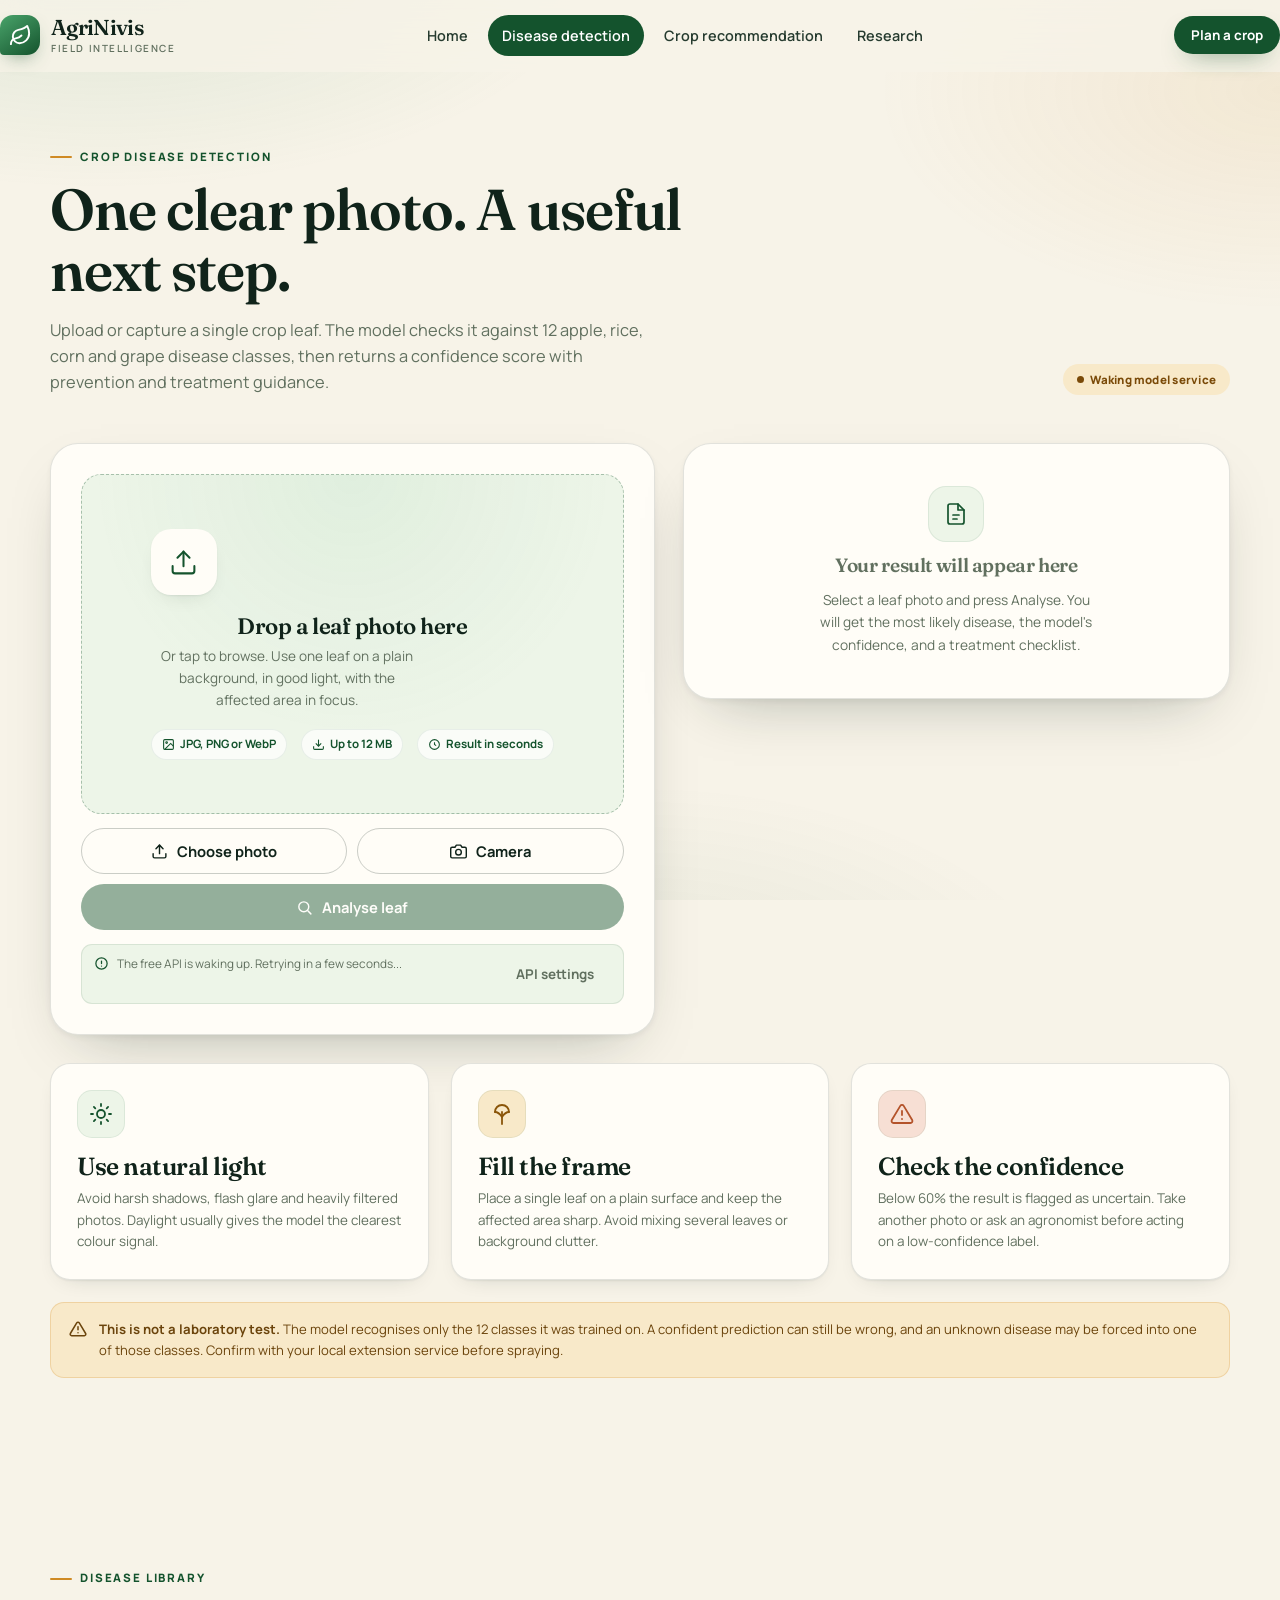
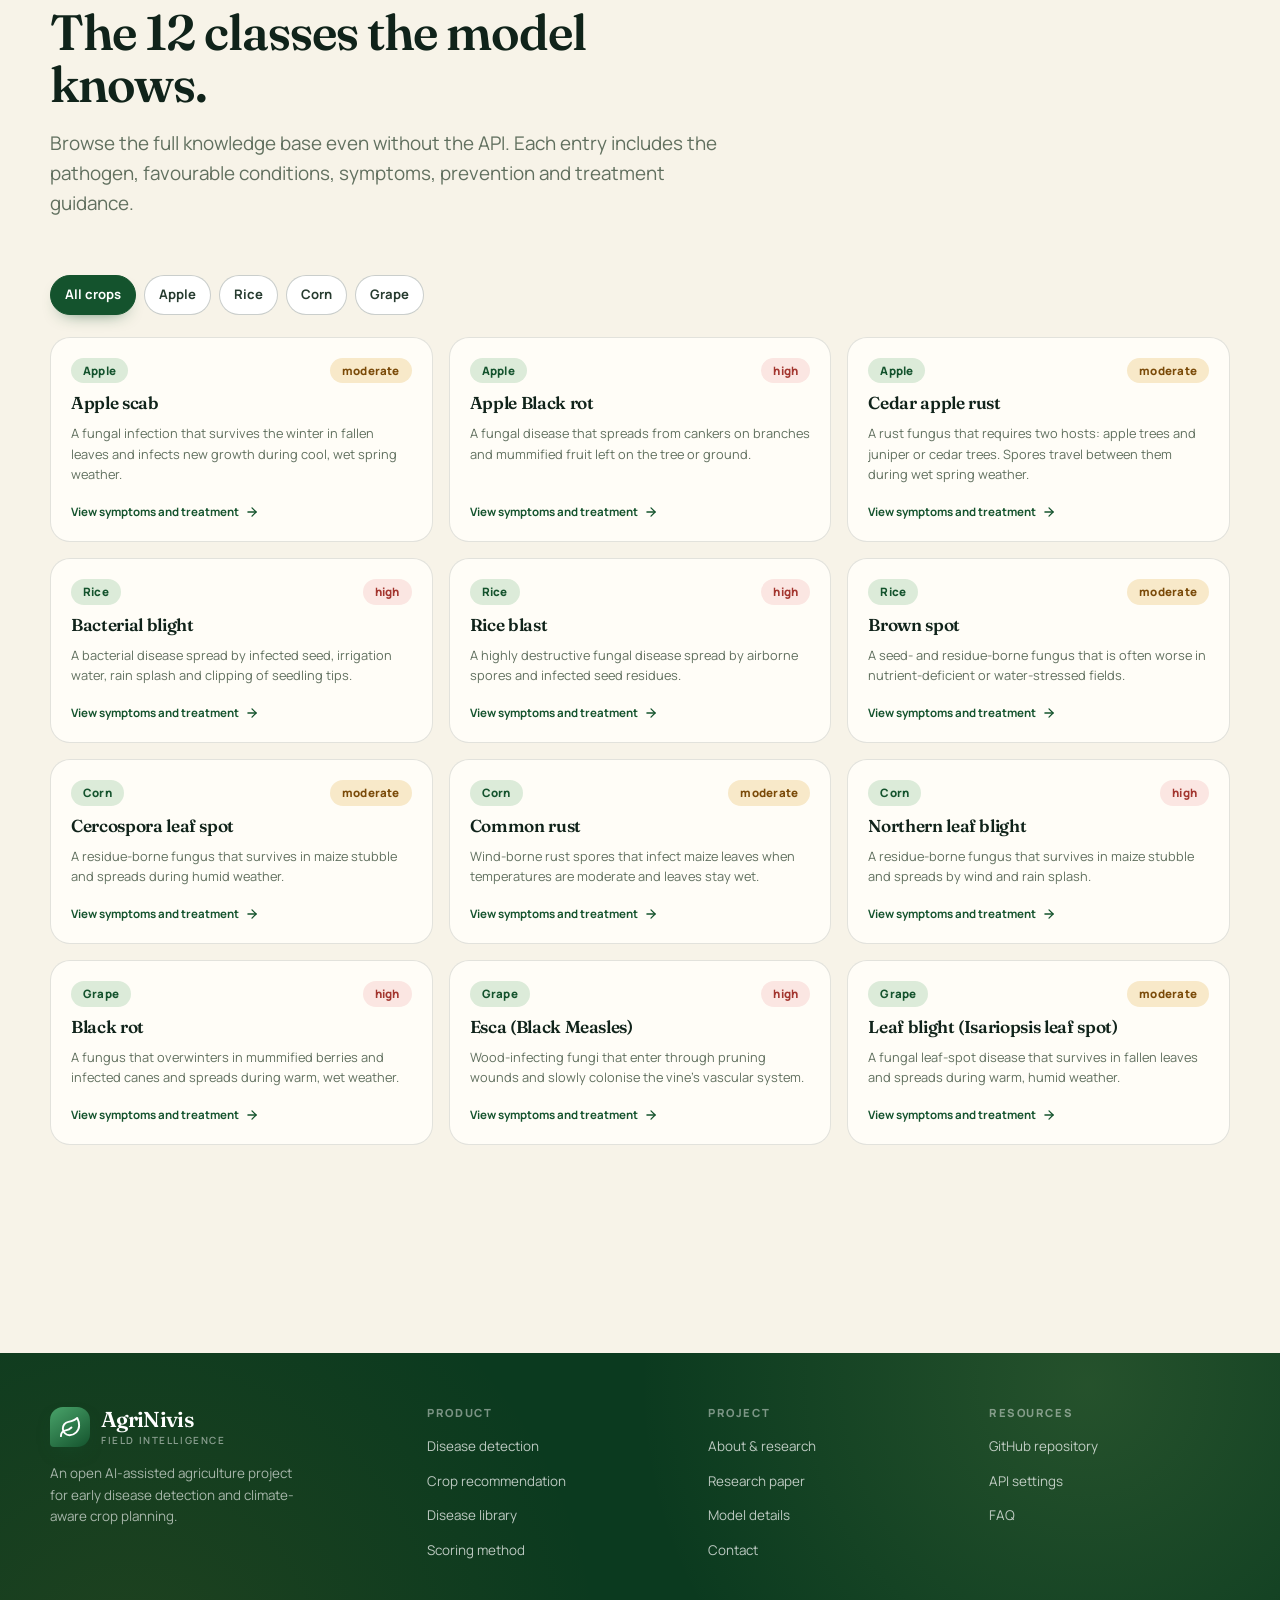
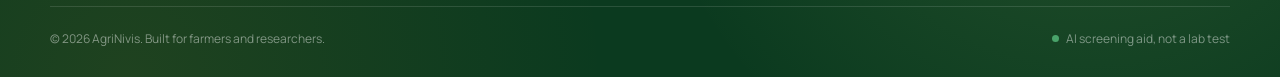
<file: web/detect.html>
<!DOCTYPE html>
<html lang="en">
<head>
  <meta charset="UTF-8">
  <meta name="viewport" content="width=device-width, initial-scale=1">
  <title>Crop disease detection — AgriNivis</title>
  <meta name="description" content="Upload or capture a crop leaf photo and let the AgriNivis TFLite model identify the likely disease with prevention and treatment guidance.">
  <meta name="theme-color" content="#14532d">
  <link rel="icon" href="assets/img/favicon.svg" type="image/svg+xml">
  <link rel="preconnect" href="https://fonts.googleapis.com">
  <link rel="preconnect" href="https://fonts.gstatic.com" crossorigin>
  <link href="https://fonts.googleapis.com/css2?family=Fraunces:ital,opsz,wght@0,9..144,400..700;1,9..144,400..600&family=Manrope:wght@400;500;600;700;800&display=swap" rel="stylesheet">
  <link rel="stylesheet" href="assets/css/styles.css">
</head>
<body data-page="detect">
  <a class="skip-link" href="#main">Skip to content</a>

  <header class="site-header">
    <div class="container nav">
      <a class="brand" href="index.html" aria-label="AgriNivis home">
        <span class="brand-mark" aria-hidden="true">
          <svg viewBox="0 0 24 24" fill="none" stroke-width="2" stroke-linecap="round" stroke-linejoin="round"><path d="M11 20A7 7 0 0 1 9.8 6.1C15.5 5 17 4.5 19 2c1 2 2 4.2 2 8 0 5.5-4.8 10-10 10z"/><path d="M2 21c0-3 1.85-5.36 5.08-6C9.5 14.5 12 13 13 12"/></svg>
        </span>
        <span class="brand-text">
          <span class="brand-name">AgriNivis</span>
          <span class="brand-tag">Field intelligence</span>
        </span>
      </a>
      <nav aria-label="Primary">
        <ul class="nav-links" id="nav-links">
          <li><a data-nav="home" href="index.html">Home</a></li>
          <li><a data-nav="detect" href="detect.html">Disease detection</a></li>
          <li><a data-nav="recommend" href="recommend.html">Crop recommendation</a></li>
          <li><a data-nav="about" href="about.html">Research</a></li>
        </ul>
      </nav>
      <div class="nav-actions">
        <a class="btn btn-primary btn-sm" href="recommend.html">Plan a crop</a>
        <button class="nav-toggle" type="button" aria-expanded="false" aria-controls="nav-links" aria-label="Toggle navigation">
          <svg class="icon-menu" viewBox="0 0 24 24" fill="none" stroke-width="2" stroke-linecap="round"><line x1="4" y1="7" x2="20" y2="7"/><line x1="4" y1="12" x2="20" y2="12"/><line x1="4" y1="17" x2="20" y2="17"/></svg>
          <svg class="icon-close" viewBox="0 0 24 24" fill="none" stroke-width="2" stroke-linecap="round"><line x1="6" y1="6" x2="18" y2="18"/><line x1="18" y1="6" x2="6" y2="18"/></svg>
        </button>
      </div>
    </div>
  </header>

  <main id="main">
    <section class="page-hero">
      <div class="container page-hero-row">
        <div>
          <span class="eyebrow">Crop disease detection</span>
          <h1>One clear photo. A useful next step.</h1>
          <p>
            Upload or capture a single crop leaf. The model checks it against 12
            apple, rice, corn and grape disease classes, then returns a confidence
            score with prevention and treatment guidance.
          </p>
        </div>
        <div class="badge badge-green" style="padding:9px 14px" id="page-status">
          <span class="dot"></span>
          <span id="page-status-text">Checking model service</span>
        </div>
      </div>
    </section>

    <section class="section-tight" style="padding-top:8px">
      <div class="container">
        <div class="detect-layout">
          <div class="upload-panel reveal">
            <div class="dropzone" id="dropzone" tabindex="0" role="button" aria-label="Choose or drop a leaf photo">
              <div class="upload-placeholder">
                <div class="upload-icon" aria-hidden="true">
                  <svg viewBox="0 0 24 24" fill="none" stroke="currentColor" stroke-width="1.7" stroke-linecap="round" stroke-linejoin="round"><path d="M21 15v4a2 2 0 0 1-2 2H5a2 2 0 0 1-2-2v-4"/><polyline points="17 8 12 3 7 8"/><line x1="12" y1="3" x2="12" y2="15"/></svg>
                </div>
                <h3>Drop a leaf photo here</h3>
                <p>Or tap to browse. Use one leaf on a plain background, in good light, with the affected area in focus.</p>
                <div class="upload-meta">
                  <span><svg viewBox="0 0 24 24" fill="none" stroke="currentColor" stroke-width="2"><rect x="3" y="3" width="18" height="18" rx="2"/><circle cx="8.5" cy="8.5" r="1.5"/><polyline points="21 15 16 10 5 21"/></svg> JPG, PNG or WebP</span>
                  <span><svg viewBox="0 0 24 24" fill="none" stroke="currentColor" stroke-width="2"><path d="M21 15v4a2 2 0 0 1-2 2H5a2 2 0 0 1-2-2v-4"/><polyline points="7 10 12 15 17 10"/><line x1="12" y1="15" x2="12" y2="3"/></svg> Up to 12 MB</span>
                  <span><svg viewBox="0 0 24 24" fill="none" stroke="currentColor" stroke-width="2"><circle cx="12" cy="12" r="9"/><path d="M12 8v4l3 2"/></svg> Result in seconds</span>
                </div>
              </div>
              <div class="preview-wrap">
                <img id="preview" alt="Selected leaf preview">
                <div class="preview-overlay">
                  <span class="preview-filename" id="preview-name">leaf.jpg</span>
                  <button class="icon-btn" type="button" id="remove-image" aria-label="Remove selected image">
                    <svg viewBox="0 0 24 24" fill="none" stroke="currentColor" stroke-width="2" stroke-linecap="round"><line x1="6" y1="6" x2="18" y2="18"/><line x1="18" y1="6" x2="6" y2="18"/></svg>
                  </button>
                </div>
              </div>
            </div>

            <input type="file" id="file-input" accept="image/*" hidden>
            <input type="file" id="camera-input" accept="image/*" capture="environment" hidden>

            <div class="upload-actions">
              <button class="btn btn-outline" type="button" id="browse-btn">
                <svg viewBox="0 0 24 24" fill="none" stroke="currentColor" stroke-width="2" stroke-linecap="round" stroke-linejoin="round"><path d="M21 15v4a2 2 0 0 1-2 2H5a2 2 0 0 1-2-2v-4"/><polyline points="17 8 12 3 7 8"/><line x1="12" y1="3" x2="12" y2="15"/></svg>
                Choose photo
              </button>
              <button class="btn btn-outline" type="button" id="camera-btn">
                <svg viewBox="0 0 24 24" fill="none" stroke="currentColor" stroke-width="2" stroke-linecap="round" stroke-linejoin="round"><path d="M23 19a2 2 0 0 1-2 2H3a2 2 0 0 1-2-2V8a2 2 0 0 1 2-2h4l2-3h6l2 3h4a2 2 0 0 1 2 2z"/><circle cx="12" cy="13" r="4"/></svg>
                Camera
              </button>
              <button class="btn btn-primary" type="button" id="analyze-btn" disabled>
                <svg viewBox="0 0 24 24" fill="none" stroke="currentColor" stroke-width="2" stroke-linecap="round" stroke-linejoin="round"><circle cx="11" cy="11" r="7"/><line x1="21" y1="21" x2="16.65" y2="16.65"/></svg>
                <span id="analyze-label">Analyse leaf</span>
              </button>
            </div>

            <div class="server-note" id="api">
              <svg viewBox="0 0 24 24" fill="none" stroke="currentColor" stroke-width="2" stroke-linecap="round" stroke-linejoin="round"><circle cx="12" cy="12" r="9"/><path d="M12 8v4"/><path d="M12 16h.01"/></svg>
              <span id="server-note-text">
                Checking the inference service. The disease model runs on a separate API,
                so the website stays fast and static.
              </span>
              <button type="button" class="btn btn-ghost btn-sm" data-open-api-settings style="margin-left:auto;flex-shrink:0">API settings</button>
            </div>

            <div class="form-error" id="detect-error" role="alert"></div>
          </div>

          <div class="result-panel reveal" id="result-panel" aria-live="polite">
            <div class="result-empty">
              <div class="icon-tile" aria-hidden="true">
                <svg viewBox="0 0 24 24" fill="none" stroke="currentColor" stroke-width="1.7" stroke-linecap="round" stroke-linejoin="round"><path d="M14 2H6a2 2 0 0 0-2 2v16a2 2 0 0 0 2 2h12a2 2 0 0 0 2-2V8z"/><polyline points="14 2 14 8 20 8"/><line x1="9" y1="13" x2="15" y2="13"/><line x1="9" y1="17" x2="13" y2="17"/></svg>
              </div>
              <h3 style="font-size:1.2rem">Your result will appear here</h3>
              <p>Select a leaf photo and press Analyse. You will get the most likely disease, the model's confidence, and a treatment checklist.</p>
            </div>
          </div>
        </div>

        <div class="grid grid-3" style="margin-top:28px">
          <div class="card reveal">
            <div class="icon-tile" aria-hidden="true"><svg viewBox="0 0 24 24" fill="none" stroke="currentColor" stroke-width="1.8" stroke-linecap="round" stroke-linejoin="round"><circle cx="12" cy="12" r="4"/><path d="M12 2v2M12 20v2M4.9 4.9l1.4 1.4M17.7 17.7l1.4 1.4M2 12h2M20 12h2M4.9 19.1l1.4-1.4M17.7 6.3l1.4-1.4"/></svg></div>
            <h3 style="margin-top:14px">Use natural light</h3>
            <p class="muted small" style="margin-top:6px">Avoid harsh shadows, flash glare and heavily filtered photos. Daylight usually gives the model the clearest colour signal.</p>
          </div>
          <div class="card reveal">
            <div class="icon-tile amber" aria-hidden="true"><svg viewBox="0 0 24 24" fill="none" stroke="currentColor" stroke-width="1.8" stroke-linecap="round" stroke-linejoin="round"><path d="M12 22V10"/><path d="M5 10c0-4 3-7 7-7s7 3 7 7"/><path d="M5 10c3 0 5 2 7 5 2-3 4-5 7-5"/></svg></div>
            <h3 style="margin-top:14px">Fill the frame</h3>
            <p class="muted small" style="margin-top:6px">Place a single leaf on a plain surface and keep the affected area sharp. Avoid mixing several leaves or background clutter.</p>
          </div>
          <div class="card reveal">
            <div class="icon-tile clay" aria-hidden="true"><svg viewBox="0 0 24 24" fill="none" stroke="currentColor" stroke-width="1.8" stroke-linecap="round" stroke-linejoin="round"><path d="M10.29 3.86 1.82 18a2 2 0 0 0 1.71 3h16.94a2 2 0 0 0 1.71-3L13.71 3.86a2 2 0 0 0-3.42 0z"/><line x1="12" y1="9" x2="12" y2="13"/><line x1="12" y1="17" x2="12.01" y2="17"/></svg></div>
            <h3 style="margin-top:14px">Check the confidence</h3>
            <p class="muted small" style="margin-top:6px">Below 60% the result is flagged as uncertain. Take another photo or ask an agronomist before acting on a low-confidence label.</p>
          </div>
        </div>

        <div class="disclaimer-strip">
          <svg viewBox="0 0 24 24" fill="none" stroke="currentColor" stroke-width="2" stroke-linecap="round" stroke-linejoin="round"><path d="M10.29 3.86 1.82 18a2 2 0 0 0 1.71 3h16.94a2 2 0 0 0 1.71-3L13.71 3.86a2 2 0 0 0-3.42 0z"/><line x1="12" y1="9" x2="12" y2="13"/><line x1="12" y1="17" x2="12.01" y2="17"/></svg>
          <div>
            <strong>This is not a laboratory test.</strong>
            The model recognises only the 12 classes it was trained on. A confident
            prediction can still be wrong, and an unknown disease may be forced into
            one of those classes. Confirm with your local extension service before
            spraying.
          </div>
        </div>
      </div>
    </section>

    <section class="section" id="library">
      <div class="container">
        <div class="section-head">
          <span class="eyebrow">Disease library</span>
          <h2>The 12 classes the model knows.</h2>
          <p class="lede">
            Browse the full knowledge base even without the API. Each entry
            includes the pathogen, favourable conditions, symptoms, prevention and
            treatment guidance.
          </p>
        </div>

        <div class="disease-filters" style="display:flex;align-items:center;gap:10px;flex-wrap:wrap;margin-bottom:22px">
          <div class="segmented" id="crop-filter" role="group" aria-label="Filter by crop">
            <input type="radio" name="crop-filter" id="filter-all" value="all" checked>
            <label for="filter-all">All crops</label>
            <input type="radio" name="crop-filter" id="filter-apple" value="Apple">
            <label for="filter-apple">Apple</label>
            <input type="radio" name="crop-filter" id="filter-rice" value="Rice">
            <label for="filter-rice">Rice</label>
            <input type="radio" name="crop-filter" id="filter-corn" value="Corn">
            <label for="filter-corn">Corn</label>
            <input type="radio" name="crop-filter" id="filter-grape" value="Grape">
            <label for="filter-grape">Grape</label>
          </div>
        </div>

        <div class="library-grid" id="library-grid">
          <div class="card" style="grid-column:1/-1;text-align:center;padding:36px">
            <p class="muted">Loading the disease library...</p>
          </div>
        </div>
      </div>
    </section>
  </main>

  <footer class="site-footer">
    <div class="container">
      <div class="footer-grid">
        <div class="footer-about">
          <a class="brand" href="index.html" aria-label="AgriNivis home">
            <span class="brand-mark" aria-hidden="true"><svg viewBox="0 0 24 24" fill="none" stroke-width="2" stroke-linecap="round" stroke-linejoin="round"><path d="M11 20A7 7 0 0 1 9.8 6.1C15.5 5 17 4.5 19 2c1 2 2 4.2 2 8 0 5.5-4.8 10-10 10z"/><path d="M2 21c0-3 1.85-5.36 5.08-6C9.5 14.5 12 13 13 12"/></svg></span>
            <span class="brand-text"><span class="brand-name">AgriNivis</span><span class="brand-tag">Field intelligence</span></span>
          </a>
          <p>An open AI-assisted agriculture project for early disease detection and climate-aware crop planning.</p>
        </div>
        <div class="footer-col">
          <h4>Product</h4>
          <ul>
            <li><a href="detect.html">Disease detection</a></li>
            <li><a href="recommend.html">Crop recommendation</a></li>
            <li><a href="detect.html#library">Disease library</a></li>
            <li><a href="recommend.html#method">Scoring method</a></li>
          </ul>
        </div>
        <div class="footer-col">
          <h4>Project</h4>
          <ul>
            <li><a href="about.html">About &amp; research</a></li>
            <li><a href="about.html#paper">Research paper</a></li>
            <li><a href="about.html#model">Model details</a></li>
            <li><a href="about.html#contact">Contact</a></li>
          </ul>
        </div>
        <div class="footer-col">
          <h4>Resources</h4>
          <ul>
            <li><a href="https://github.com/RajivGit7/AgriNivis" target="_blank" rel="noopener">GitHub repository</a></li>
            <li><a href="detect.html#api">API settings</a></li>
            <li><a href="about.html#faq">FAQ</a></li>
          </ul>
        </div>
      </div>
      <div class="footer-bottom">
        <span>&copy; <span id="footer-year">2026</span> AgriNivis. Built for farmers and researchers.</span>
        <span class="footer-badge"><span class="dot"></span> AI screening aid, not a lab test</span>
      </div>
    </div>
  </footer>

  <div class="modal" id="api-modal" role="dialog" aria-modal="true" aria-labelledby="api-modal-title" aria-hidden="true">
    <div class="modal-card">
      <h3 id="api-modal-title">Model API URL</h3>
      <p>
        AgriNivis keeps the ML model on a separate service. Enter the public URL
        of your deployed inference API, for example
        <strong>https://agrinivis-ml.onrender.com</strong>. Leave blank to
        use the value in <code>assets/js/config.js</code>.
      </p>
      <form id="api-settings-form">
        <div class="field">
          <label for="api-url-input">API base URL</label>
          <input class="input" id="api-url-input" type="url" placeholder="https://agrinivis-ml.onrender.com" autocomplete="off">
          <span class="hint">The site calls <code>/health</code> and <code>/predict</code> on this URL.</span>
        </div>
        <div class="modal-actions">
          <button type="button" class="btn btn-ghost btn-sm" id="api-reset">Reset</button>
          <button type="button" class="btn btn-outline btn-sm" data-close-modal>Cancel</button>
          <button type="submit" class="btn btn-primary btn-sm">Save and retry</button>
        </div>
      </form>
    </div>
  </div>

  <div class="modal" id="disease-modal" role="dialog" aria-modal="true" aria-labelledby="disease-modal-title" aria-hidden="true">
    <div class="modal-card" style="width:min(620px,100%);max-height:88vh;overflow:auto">
      <div id="disease-modal-content"></div>
      <div class="modal-actions">
        <button type="button" class="btn btn-outline btn-sm" data-close-disease>Close</button>
      </div>
    </div>
  </div>

  <script src="assets/js/config.js"></script>
  <script src="assets/js/common.js"></script>
  <script src="assets/js/detect.js"></script>
</body>
</html>
</file>
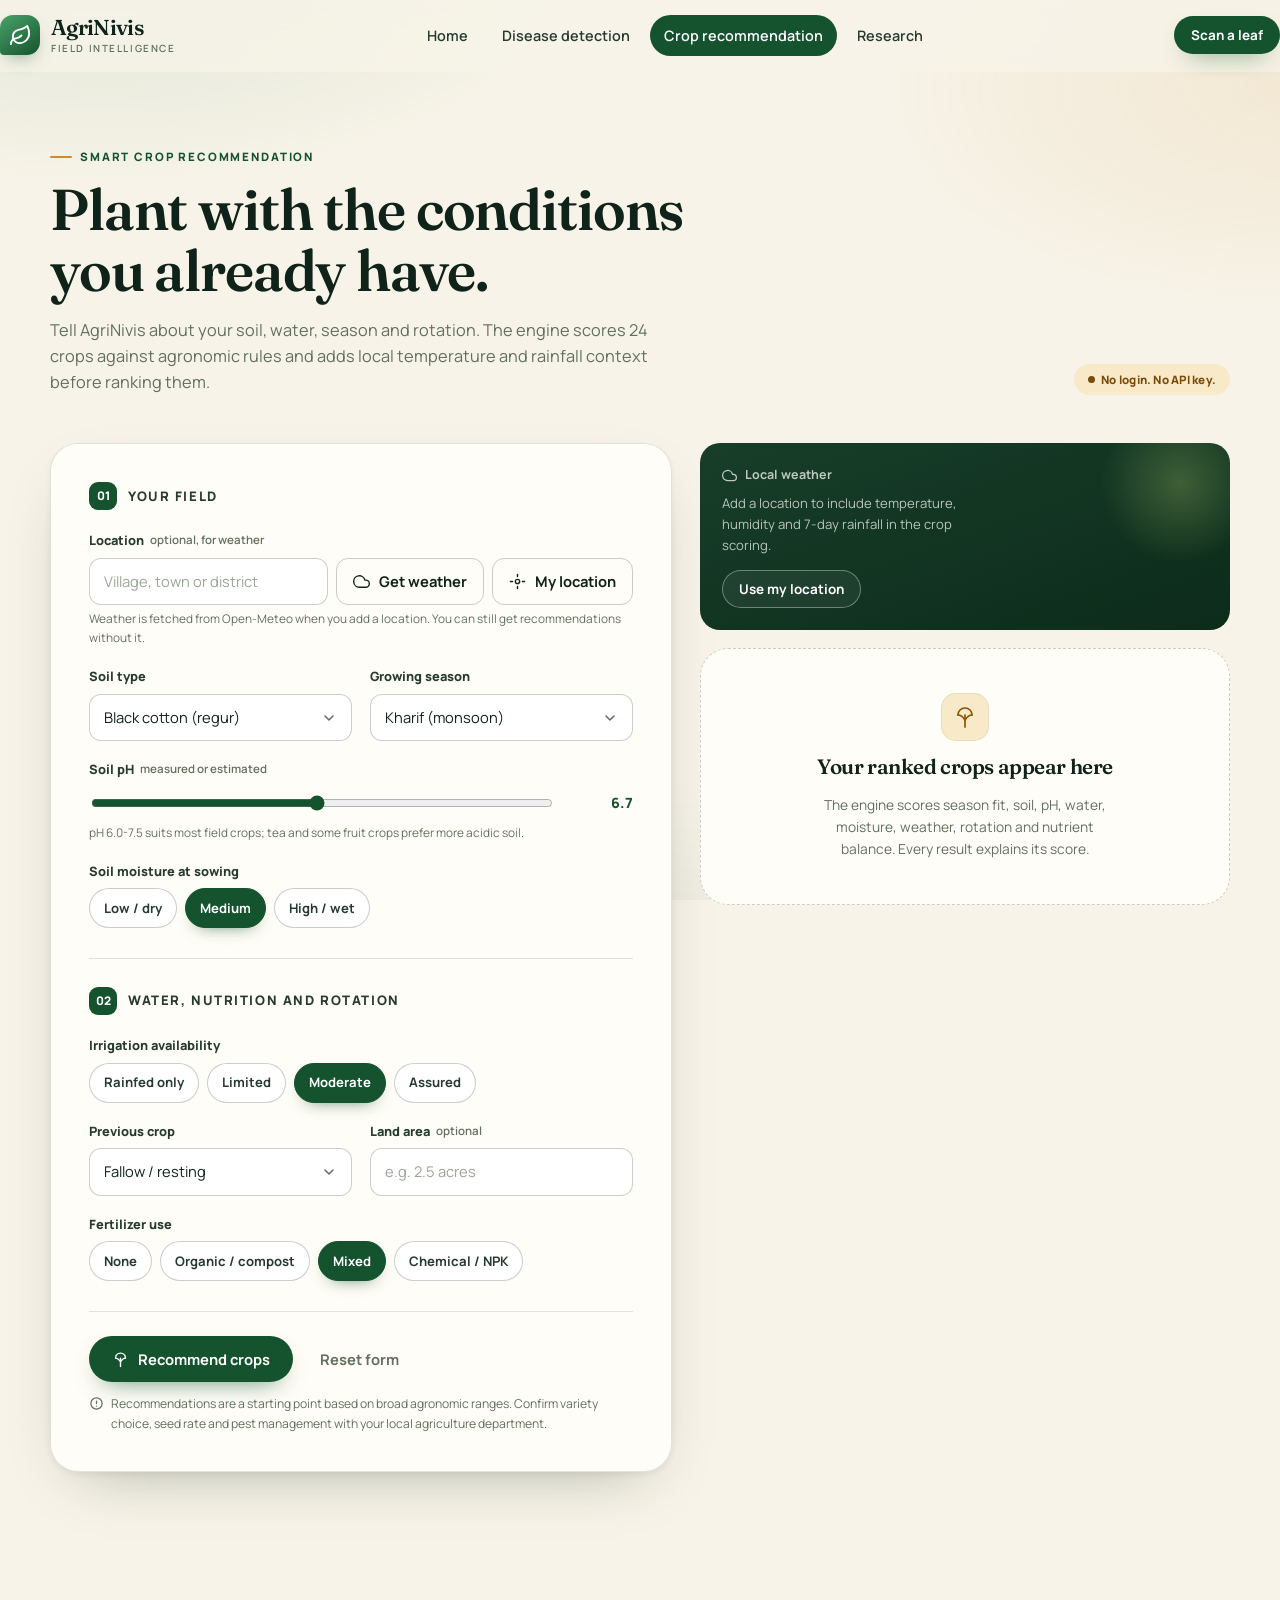
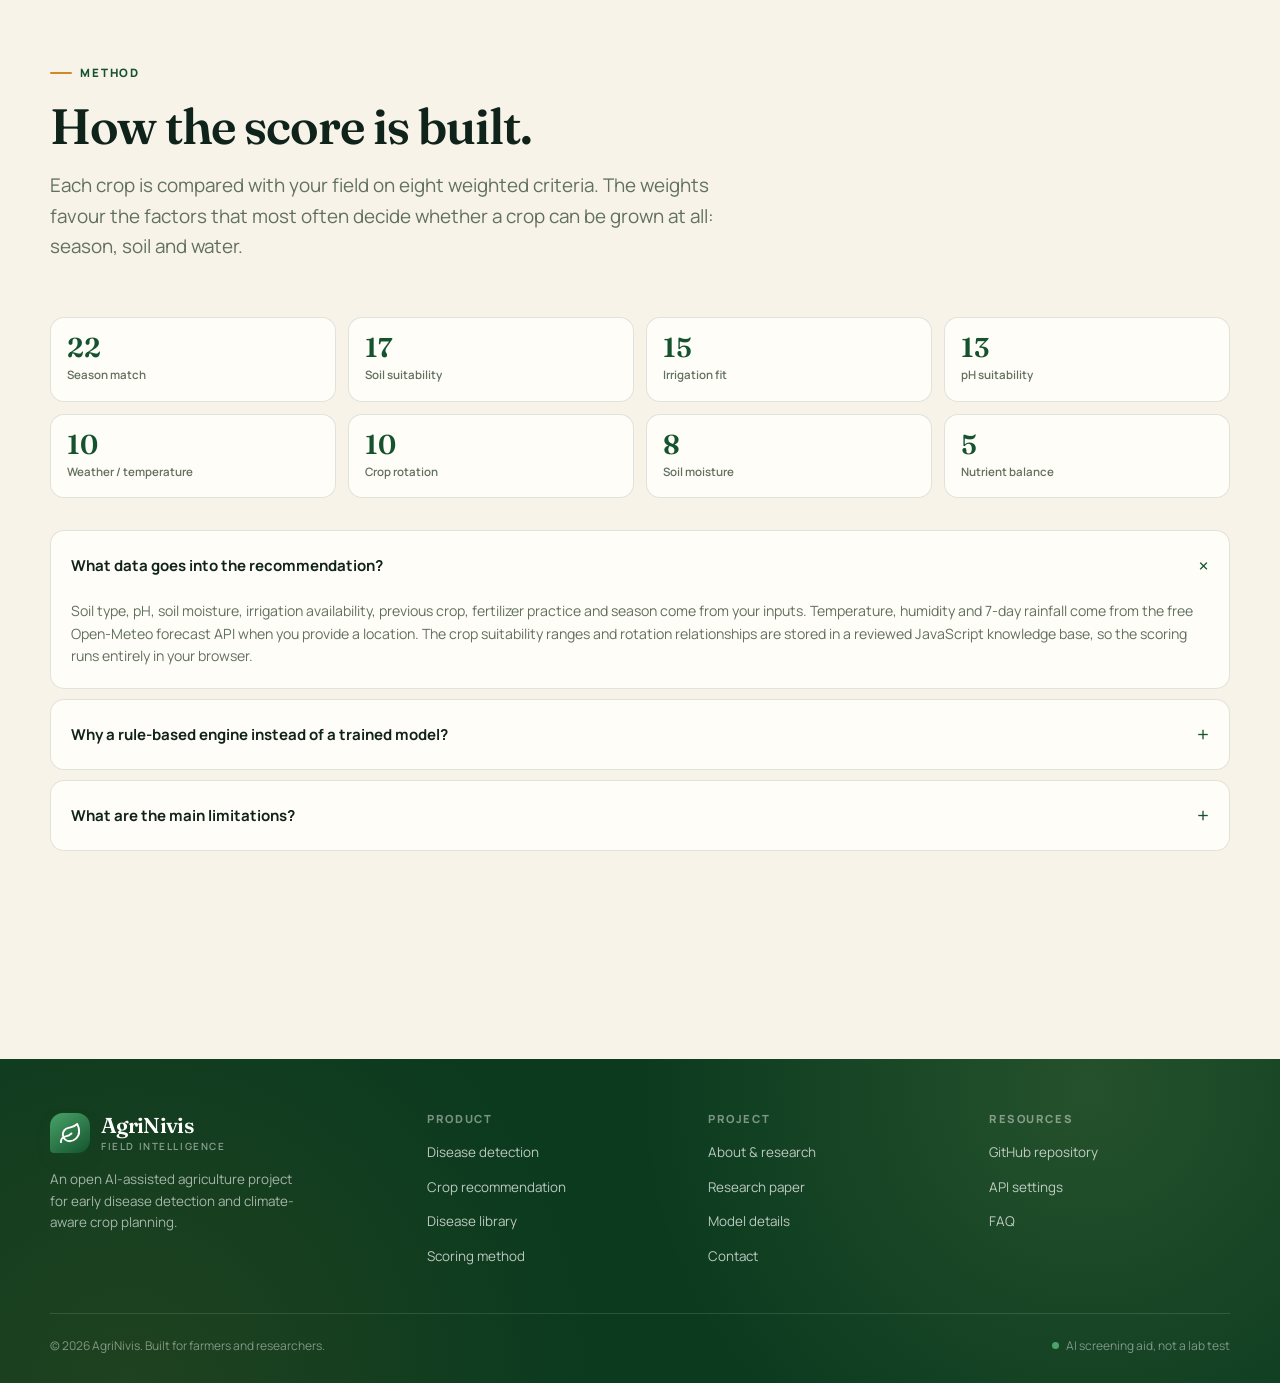
<file: web/recommend.html>
<!DOCTYPE html>
<html lang="en">
<head>
  <meta charset="UTF-8">
  <meta name="viewport" content="width=device-width, initial-scale=1">
  <title>Smart crop recommendation — AgriNivis</title>
  <meta name="description" content="Get crop recommendations based on soil type, pH, moisture, previous crop, fertilizer use, irrigation, season and local weather.">
  <meta name="theme-color" content="#14532d">
  <link rel="icon" href="assets/img/favicon.svg" type="image/svg+xml">
  <link rel="preconnect" href="https://fonts.googleapis.com">
  <link rel="preconnect" href="https://fonts.gstatic.com" crossorigin>
  <link href="https://fonts.googleapis.com/css2?family=Fraunces:ital,opsz,wght@0,9..144,400..700;1,9..144,400..600&family=Manrope:wght@400;500;600;700;800&display=swap" rel="stylesheet">
  <link rel="stylesheet" href="assets/css/styles.css">
</head>
<body data-page="recommend">
  <a class="skip-link" href="#main">Skip to content</a>

  <header class="site-header">
    <div class="container nav">
      <a class="brand" href="index.html" aria-label="AgriNivis home">
        <span class="brand-mark" aria-hidden="true">
          <svg viewBox="0 0 24 24" fill="none" stroke-width="2" stroke-linecap="round" stroke-linejoin="round"><path d="M11 20A7 7 0 0 1 9.8 6.1C15.5 5 17 4.5 19 2c1 2 2 4.2 2 8 0 5.5-4.8 10-10 10z"/><path d="M2 21c0-3 1.85-5.36 5.08-6C9.5 14.5 12 13 13 12"/></svg>
        </span>
        <span class="brand-text">
          <span class="brand-name">AgriNivis</span>
          <span class="brand-tag">Field intelligence</span>
        </span>
      </a>
      <nav aria-label="Primary">
        <ul class="nav-links" id="nav-links">
          <li><a data-nav="home" href="index.html">Home</a></li>
          <li><a data-nav="detect" href="detect.html">Disease detection</a></li>
          <li><a data-nav="recommend" href="recommend.html">Crop recommendation</a></li>
          <li><a data-nav="about" href="about.html">Research</a></li>
        </ul>
      </nav>
      <div class="nav-actions">
        <a class="btn btn-primary btn-sm" href="detect.html">Scan a leaf</a>
        <button class="nav-toggle" type="button" aria-expanded="false" aria-controls="nav-links" aria-label="Toggle navigation">
          <svg class="icon-menu" viewBox="0 0 24 24" fill="none" stroke-width="2" stroke-linecap="round"><line x1="4" y1="7" x2="20" y2="7"/><line x1="4" y1="12" x2="20" y2="12"/><line x1="4" y1="17" x2="20" y2="17"/></svg>
          <svg class="icon-close" viewBox="0 0 24 24" fill="none" stroke-width="2" stroke-linecap="round"><line x1="6" y1="6" x2="18" y2="18"/><line x1="18" y1="6" x2="6" y2="18"/></svg>
        </button>
      </div>
    </div>
  </header>

  <main id="main">
    <section class="page-hero">
      <div class="container page-hero-row">
        <div>
          <span class="eyebrow">Smart crop recommendation</span>
          <h1>Plant with the conditions you already have.</h1>
          <p>
            Tell AgriNivis about your soil, water, season and rotation. The engine
            scores 24 crops against agronomic rules and adds local temperature and
            rainfall context before ranking them.
          </p>
        </div>
        <div class="badge badge-amber" style="padding:9px 14px">
          <span class="dot"></span>
          No login. No API key.
        </div>
      </div>
    </section>

    <section class="section-tight" style="padding-top:8px">
      <div class="container">
        <div class="recommend-layout">
          <form class="form-card reveal" id="recommend-form" novalidate>
            <div class="form-section">
              <div class="form-section-title">
                <span class="num">01</span>
                <h3>Your field</h3>
              </div>

              <div class="field-grid">
                <div class="field full">
                  <label for="location-input">Location <span class="optional">optional, for weather</span></label>
                  <div class="input-row">
                    <input class="input" id="location-input" type="text" placeholder="Village, town or district" autocomplete="address-level2">
                    <button class="btn btn-outline" type="button" id="weather-btn">
                      <svg viewBox="0 0 24 24" fill="none" stroke="currentColor" stroke-width="2" stroke-linecap="round" stroke-linejoin="round"><path d="M18 10h-1.26A8 8 0 1 0 9 20h9a5 5 0 0 0 0-10z"/></svg>
                      Get weather
                    </button>
                    <button class="btn btn-outline" type="button" id="geo-btn" aria-label="Use my current location">
                      <svg viewBox="0 0 24 24" fill="none" stroke="currentColor" stroke-width="2" stroke-linecap="round" stroke-linejoin="round"><circle cx="12" cy="12" r="3"/><path d="M12 2v3M12 19v3M2 12h3M19 12h3"/></svg>
                      My location
                    </button>
                  </div>
                  <span class="hint" id="location-hint">Weather is fetched from Open-Meteo when you add a location. You can still get recommendations without it.</span>
                </div>

                <div class="field">
                  <label for="soil-type">Soil type</label>
                  <select class="select" id="soil-type" name="soil-type" required>
                    <option value="">Select soil type</option>
                    <option value="alluvial">Alluvial (river plains)</option>
                    <option value="black" selected>Black cotton (regur)</option>
                    <option value="red">Red soil</option>
                    <option value="laterite">Laterite</option>
                    <option value="sandy">Sandy</option>
                    <option value="loamy">Loamy</option>
                    <option value="clay">Clay</option>
                    <option value="peaty">Peaty</option>
                    <option value="desert">Desert / arid</option>
                  </select>
                </div>

                <div class="field">
                  <label for="season">Growing season</label>
                  <select class="select" id="season" name="season" required>
                    <option value="kharif" selected>Kharif (monsoon)</option>
                    <option value="rabi">Rabi (winter)</option>
                    <option value="zaid">Zaid (summer)</option>
                    <option value="year-round">Year-round / perennial</option>
                  </select>
                </div>

                <div class="field full">
                  <label for="ph-range">Soil pH <span class="optional">measured or estimated</span></label>
                  <div class="range-row">
                    <input type="range" id="ph-range" name="ph" min="4.5" max="9" step="0.1" value="6.7">
                    <span class="range-value" id="ph-value">6.7</span>
                  </div>
                  <span class="hint">pH 6.0-7.5 suits most field crops; tea and some fruit crops prefer more acidic soil.</span>
                </div>

                <div class="field full">
                  <span class="field-label">Soil moisture at sowing</span>
                  <div class="segmented" role="radiogroup" aria-label="Soil moisture">
                    <input type="radio" name="moisture" id="moisture-low" value="low">
                    <label for="moisture-low">Low / dry</label>
                    <input type="radio" name="moisture" id="moisture-medium" value="medium" checked>
                    <label for="moisture-medium">Medium</label>
                    <input type="radio" name="moisture" id="moisture-high" value="high">
                    <label for="moisture-high">High / wet</label>
                  </div>
                </div>
              </div>
            </div>

            <div class="form-section">
              <div class="form-section-title">
                <span class="num">02</span>
                <h3>Water, nutrition and rotation</h3>
              </div>

              <div class="field-grid">
                <div class="field full">
                  <span class="field-label">Irrigation availability</span>
                  <div class="segmented" role="radiogroup" aria-label="Irrigation availability">
                    <input type="radio" name="irrigation" id="irrigation-rainfed" value="rainfed">
                    <label for="irrigation-rainfed">Rainfed only</label>
                    <input type="radio" name="irrigation" id="irrigation-low" value="low">
                    <label for="irrigation-low">Limited</label>
                    <input type="radio" name="irrigation" id="irrigation-medium" value="medium" checked>
                    <label for="irrigation-medium">Moderate</label>
                    <input type="radio" name="irrigation" id="irrigation-assured" value="assured">
                    <label for="irrigation-assured">Assured</label>
                  </div>
                </div>

                <div class="field">
                  <label for="previous-crop">Previous crop</label>
                  <select class="select" id="previous-crop" name="previous-crop" required>
                    <option value="fallow" selected>Fallow / resting</option>
                    <option value="rice">Rice</option>
                    <option value="wheat">Wheat</option>
                    <option value="maize">Maize</option>
                    <option value="cotton">Cotton</option>
                    <option value="sugarcane">Sugarcane</option>
                    <option value="chickpea">Chickpea</option>
                    <option value="pigeon_pea">Pigeon pea (tur)</option>
                    <option value="groundnut">Groundnut</option>
                    <option value="soybean">Soybean</option>
                    <option value="mustard">Mustard</option>
                    <option value="pearl_millet">Pearl millet (bajra)</option>
                    <option value="sorghum">Sorghum (jowar)</option>
                    <option value="barley">Barley</option>
                    <option value="lentil">Lentil</option>
                    <option value="potato">Potato</option>
                    <option value="tomato">Tomato</option>
                    <option value="onion">Onion</option>
                    <option value="mung_bean">Mung bean (green gram)</option>
                    <option value="finger_millet">Finger millet (ragi)</option>
                    <option value="sesame">Sesame (til)</option>
                    <option value="jute">Jute</option>
                    <option value="banana">Banana</option>
                  </select>
                </div>

                <div class="field">
                  <label for="land-size">Land area <span class="optional">optional</span></label>
                  <input class="input" id="land-size" name="land-size" type="number" min="0" step="0.1" placeholder="e.g. 2.5 acres">
                </div>

                <div class="field full">
                  <span class="field-label">Fertilizer use</span>
                  <div class="segmented" role="radiogroup" aria-label="Fertilizer use">
                    <input type="radio" name="fertilizer" id="fert-none" value="none">
                    <label for="fert-none">None</label>
                    <input type="radio" name="fertilizer" id="fert-organic" value="organic">
                    <label for="fert-organic">Organic / compost</label>
                    <input type="radio" name="fertilizer" id="fert-mixed" value="mixed" checked>
                    <label for="fert-mixed">Mixed</label>
                    <input type="radio" name="fertilizer" id="fert-chemical" value="chemical">
                    <label for="fert-chemical">Chemical / NPK</label>
                  </div>
                </div>
              </div>
            </div>

            <div class="form-actions">
              <button class="btn btn-primary" type="submit" id="recommend-btn">
                <svg viewBox="0 0 24 24" fill="none" stroke="currentColor" stroke-width="2" stroke-linecap="round" stroke-linejoin="round"><path d="M12 22V10"/><path d="M5 10c0-4 3-7 7-7s7 3 7 7"/><path d="M5 10c3 0 5 2 7 5 2-3 4-5 7-5"/></svg>
                Recommend crops
              </button>
              <button class="btn btn-ghost" type="reset" id="reset-btn">Reset form</button>
            </div>

            <div class="form-error" id="recommend-error" role="alert"></div>

            <div class="form-note">
              <svg viewBox="0 0 24 24" fill="none" stroke="currentColor" stroke-width="2" stroke-linecap="round" stroke-linejoin="round"><circle cx="12" cy="12" r="9"/><path d="M12 8v4"/><path d="M12 16h.01"/></svg>
              <span>Recommendations are a starting point based on broad agronomic ranges. Confirm variety choice, seed rate and pest management with your local agriculture department.</span>
            </div>
          </form>

          <div class="results-column reveal">
            <div class="weather-card" id="weather-card">
              <div class="weather-empty">
                <div class="weather-place">
                  <svg viewBox="0 0 24 24" fill="none" stroke="currentColor" stroke-width="2" stroke-linecap="round" stroke-linejoin="round"><path d="M18 10h-1.26A8 8 0 1 0 9 20h9a5 5 0 0 0 0-10z"/></svg>
                  Local weather
                </div>
                <p>Add a location to include temperature, humidity and 7-day rainfall in the crop scoring.</p>
                <button class="btn btn-outline btn-sm btn-on-dark" type="button" id="weather-empty-btn">Use my location</button>
              </div>
            </div>

            <div id="results-empty" class="results-empty">
              <div class="icon-tile amber" aria-hidden="true">
                <svg viewBox="0 0 24 24" fill="none" stroke="currentColor" stroke-width="1.7" stroke-linecap="round" stroke-linejoin="round"><path d="M12 22V10"/><path d="M5 10c0-4 3-7 7-7s7 3 7 7"/><path d="M5 10c3 0 5 2 7 5 2-3 4-5 7-5"/></svg>
              </div>
              <h3>Your ranked crops appear here</h3>
              <p>The engine scores season fit, soil, pH, water, moisture, weather, rotation and nutrient balance. Every result explains its score.</p>
            </div>

            <div id="results-content" hidden>
              <div class="results-head">
                <div>
                  <span class="eyebrow" style="margin-bottom:8px">Recommendation</span>
                  <h2 id="results-title">Best matches</h2>
                  <p id="results-subtitle"></p>
                </div>
                <div style="display:flex;gap:8px;flex-wrap:wrap">
                  <button class="btn btn-outline btn-sm" type="button" id="print-btn">
                    <svg viewBox="0 0 24 24" fill="none" stroke="currentColor" stroke-width="2" stroke-linecap="round" stroke-linejoin="round"><polyline points="6 9 6 2 18 2 18 9"/><path d="M6 18H4a2 2 0 0 1-2-2v-5a2 2 0 0 1 2-2h16a2 2 0 0 1 2 2v5a2 2 0 0 1-2 2h-2"/><rect x="6" y="14" width="12" height="8"/></svg>
                    Save report
                  </button>
                </div>
              </div>

              <div class="score-legend" style="margin:14px 0 16px">
                <span><i></i> Strong fit</span>
                <span><i class="amber"></i> Suitable with care</span>
                <span><i style="background:var(--clay)"></i> Weak fit</span>
              </div>

              <div class="rec-list" id="rec-list"></div>

              <div class="disclaimer-strip">
                <svg viewBox="0 0 24 24" fill="none" stroke="currentColor" stroke-width="2" stroke-linecap="round" stroke-linejoin="round"><path d="M10.29 3.86 1.82 18a2 2 0 0 0 1.71 3h16.94a2 2 0 0 0 1.71-3L13.71 3.86a2 2 0 0 0-3.42 0z"/><line x1="12" y1="9" x2="12" y2="13"/><line x1="12" y1="17" x2="12.01" y2="17"/></svg>
                <div>
                  <strong>Scores are comparative, not guarantees.</strong>
                  Local variety performance, seed quality, market prices and pest pressure can change the best choice. Use this ranking to shortlist crops, then verify with a field trial or your extension officer.
                </div>
              </div>
            </div>
          </div>
        </div>
      </div>
    </section>

    <section class="section" id="method">
      <div class="container">
        <div class="section-head">
          <span class="eyebrow">Method</span>
          <h2>How the score is built.</h2>
          <p class="lede">
            Each crop is compared with your field on eight weighted criteria. The
            weights favour the factors that most often decide whether a crop can
            be grown at all: season, soil and water.
          </p>
        </div>

        <div class="grid grid-4" style="gap:12px">
          <div class="metric"><strong>22</strong><span>Season match</span></div>
          <div class="metric"><strong>17</strong><span>Soil suitability</span></div>
          <div class="metric"><strong>15</strong><span>Irrigation fit</span></div>
          <div class="metric"><strong>13</strong><span>pH suitability</span></div>
          <div class="metric"><strong>10</strong><span>Weather / temperature</span></div>
          <div class="metric"><strong>10</strong><span>Crop rotation</span></div>
          <div class="metric"><strong>8</strong><span>Soil moisture</span></div>
          <div class="metric"><strong>5</strong><span>Nutrient balance</span></div>
        </div>

        <div style="margin-top:32px" class="accordion">
          <details class="accordion-item" open>
            <summary>What data goes into the recommendation?</summary>
            <div class="accordion-body">
              Soil type, pH, soil moisture, irrigation availability, previous crop,
              fertilizer practice and season come from your inputs. Temperature,
              humidity and 7-day rainfall come from the free Open-Meteo forecast
              API when you provide a location. The crop suitability ranges and
              rotation relationships are stored in a reviewed JavaScript knowledge
              base, so the scoring runs entirely in your browser.
            </div>
          </details>
          <details class="accordion-item">
            <summary>Why a rule-based engine instead of a trained model?</summary>
            <div class="accordion-body">
              Public crop-recommendation datasets usually contain only N, P, K,
              temperature, humidity, pH and rainfall. They do not include previous
              crop, irrigation reliability or local soil type, which farmers can
              actually report. A transparent rule-based engine can use all of those
              inputs, explain every point in the score, and be audited by an
              agronomist. The disease classifier is the trained ML component of
              AgriNivis; the recommender is a complementary decision-support layer.
            </div>
          </details>
          <details class="accordion-item">
            <summary>What are the main limitations?</summary>
            <div class="accordion-body">
              The crop ranges are broad and intended for screening. The engine does
              not know your soil test values, variety, seed cost, labour availability
              or market price. Weather is a short forecast, not a seasonal climate
              prediction. Always validate the shortlist against local package of
              practices, and treat the output as one input into your decision.
            </div>
          </details>
        </div>
      </div>
    </section>
  </main>

  <footer class="site-footer">
    <div class="container">
      <div class="footer-grid">
        <div class="footer-about">
          <a class="brand" href="index.html" aria-label="AgriNivis home">
            <span class="brand-mark" aria-hidden="true"><svg viewBox="0 0 24 24" fill="none" stroke-width="2" stroke-linecap="round" stroke-linejoin="round"><path d="M11 20A7 7 0 0 1 9.8 6.1C15.5 5 17 4.5 19 2c1 2 2 4.2 2 8 0 5.5-4.8 10-10 10z"/><path d="M2 21c0-3 1.85-5.36 5.08-6C9.5 14.5 12 13 13 12"/></svg></span>
            <span class="brand-text"><span class="brand-name">AgriNivis</span><span class="brand-tag">Field intelligence</span></span>
          </a>
          <p>An open AI-assisted agriculture project for early disease detection and climate-aware crop planning.</p>
        </div>
        <div class="footer-col">
          <h4>Product</h4>
          <ul>
            <li><a href="detect.html">Disease detection</a></li>
            <li><a href="recommend.html">Crop recommendation</a></li>
            <li><a href="detect.html#library">Disease library</a></li>
            <li><a href="recommend.html#method">Scoring method</a></li>
          </ul>
        </div>
        <div class="footer-col">
          <h4>Project</h4>
          <ul>
            <li><a href="about.html">About &amp; research</a></li>
            <li><a href="about.html#paper">Research paper</a></li>
            <li><a href="about.html#model">Model details</a></li>
            <li><a href="about.html#contact">Contact</a></li>
          </ul>
        </div>
        <div class="footer-col">
          <h4>Resources</h4>
          <ul>
            <li><a href="https://github.com/RajivGit7/AgriNivis" target="_blank" rel="noopener">GitHub repository</a></li>
            <li><a href="detect.html#api">API settings</a></li>
            <li><a href="about.html#faq">FAQ</a></li>
          </ul>
        </div>
      </div>
      <div class="footer-bottom">
        <span>&copy; <span id="footer-year">2026</span> AgriNivis. Built for farmers and researchers.</span>
        <span class="footer-badge"><span class="dot"></span> AI screening aid, not a lab test</span>
      </div>
    </div>
  </footer>

  <script src="assets/js/config.js"></script>
  <script src="assets/js/common.js"></script>
  <script src="assets/js/crop-data.js"></script>
  <script src="assets/js/recommend.js"></script>
</body>
</html>
</file>
<file: web/assets/css/styles.css>
/* ==========================================================================
   AgriNivis design system
   Palette: deep forest, leaf green, warm cream, harvest amber
   ========================================================================== */

:root {
  --ink: #10231a;
  --ink-soft: #263b2f;
  --forest: #14532d;
  --forest-deep: #0b3a1f;
  --leaf: #2f7d4f;
  --leaf-bright: #49a36a;
  --mint: #dcebd9;
  --mint-soft: #edf5e8;
  --cream: #f7f3e8;
  --paper: #fffdf7;
  --sand: #efe8d8;
  --amber: #cf8a24;
  --amber-soft: #f8e9c9;
  --clay: #b4532a;
  --clay-soft: #f7dfd4;
  --sky: #dcebf3;
  --line: rgba(16, 35, 26, 0.12);
  --line-strong: rgba(16, 35, 26, 0.22);
  --muted: #61705f;
  --white: #ffffff;
  --danger: #a3362f;
  --danger-soft: #fbe6e2;
  --success: #1d6b3f;
  --shadow-sm: 0 1px 2px rgba(16, 35, 26, 0.06), 0 8px 24px -16px rgba(16, 35, 26, 0.3);
  --shadow-md: 0 2px 6px rgba(16, 35, 26, 0.06), 0 24px 60px -30px rgba(16, 35, 26, 0.35);
  --shadow-lg: 0 30px 90px -40px rgba(11, 58, 31, 0.55);
  --radius-xs: 10px;
  --radius-sm: 14px;
  --radius: 20px;
  --radius-lg: 28px;
  --radius-xl: 36px;
  --max: 1180px;
  --header-h: 72px;
  --font-display: "Fraunces", "Georgia", serif;
  --font-body: "Manrope", "Segoe UI", sans-serif;
}

*,
*::before,
*::after {
  box-sizing: border-box;
}

[hidden] {
  display: none !important;
}

html {
  scroll-behavior: smooth;
  -webkit-text-size-adjust: 100%;
}

body {
  margin: 0;
  font-family: var(--font-body);
  font-size: 16px;
  line-height: 1.6;
  color: var(--ink);
  background: var(--cream);
  min-height: 100vh;
  overflow-x: hidden;
  -webkit-font-smoothing: antialiased;
}

body::before {
  content: "";
  position: fixed;
  inset: 0;
  z-index: -1;
  pointer-events: none;
  background:
    radial-gradient(ellipse 60% 40% at 8% -5%, rgba(73, 163, 106, 0.14), transparent 65%),
    radial-gradient(ellipse 45% 35% at 100% 10%, rgba(207, 138, 36, 0.1), transparent 70%),
    radial-gradient(ellipse 50% 40% at 50% 115%, rgba(20, 83, 45, 0.08), transparent 70%);
}

img,
svg {
  display: block;
  max-width: 100%;
}

a {
  color: var(--forest);
  text-decoration-thickness: 1px;
  text-underline-offset: 3px;
}

a:hover {
  color: var(--leaf);
}

button,
input,
select,
textarea {
  font: inherit;
  color: inherit;
}

h1,
h2,
h3,
h4 {
  font-family: var(--font-display);
  font-weight: 600;
  line-height: 1.05;
  letter-spacing: -0.02em;
  margin: 0;
}

h1 {
  font-size: clamp(2.7rem, 6.2vw, 5rem);
}

h2 {
  font-size: clamp(2rem, 4vw, 3.1rem);
}

h3 {
  font-size: clamp(1.25rem, 2vw, 1.55rem);
  line-height: 1.2;
}

p {
  margin: 0;
}

::selection {
  background: var(--mint);
  color: var(--forest-deep);
}

:focus-visible {
  outline: 3px solid var(--leaf-bright);
  outline-offset: 3px;
  border-radius: 4px;
}

.container {
  width: min(var(--max), calc(100% - 40px));
  margin-inline: auto;
}

.container-narrow {
  width: min(820px, calc(100% - 40px));
  margin-inline: auto;
}

.skip-link {
  position: absolute;
  left: 16px;
  top: -60px;
  background: var(--forest);
  color: var(--white);
  padding: 10px 16px;
  border-radius: 0 0 10px 10px;
  z-index: 100;
  transition: top 0.2s;
}

.skip-link:focus {
  top: 0;
  color: var(--white);
}

/* --------------------------------------------------------------------------
   Header / navigation
   -------------------------------------------------------------------------- */

.site-header {
  position: sticky;
  top: 0;
  z-index: 40;
  height: var(--header-h);
  display: flex;
  align-items: center;
  background: rgba(247, 243, 232, 0.82);
  backdrop-filter: blur(18px);
  -webkit-backdrop-filter: blur(18px);
  border-bottom: 1px solid transparent;
  transition: border-color 0.25s, background 0.25s;
}

.site-header.is-scrolled {
  border-bottom-color: var(--line);
  background: rgba(255, 253, 247, 0.9);
}

.nav {
  display: flex;
  align-items: center;
  justify-content: space-between;
  gap: 24px;
  width: 100%;
}

.brand {
  display: inline-flex;
  align-items: center;
  gap: 11px;
  text-decoration: none;
  color: var(--ink);
  flex-shrink: 0;
}

.brand:hover {
  color: var(--ink);
}

.brand-mark {
  width: 40px;
  height: 40px;
  border-radius: 13px 13px 13px 4px;
  background: linear-gradient(145deg, var(--leaf-bright), var(--forest));
  display: grid;
  place-items: center;
  box-shadow: 0 8px 20px -10px rgba(20, 83, 45, 0.8);
}

.brand-mark svg {
  width: 23px;
  height: 23px;
  stroke: var(--white);
}

.brand-text {
  display: flex;
  flex-direction: column;
  line-height: 1.05;
}

.brand-name {
  font-family: var(--font-display);
  font-size: 1.35rem;
  font-weight: 600;
  letter-spacing: -0.03em;
}

.brand-tag {
  font-size: 0.62rem;
  letter-spacing: 0.16em;
  text-transform: uppercase;
  color: var(--muted);
  font-weight: 600;
  margin-top: 3px;
}

.nav-links {
  display: flex;
  align-items: center;
  gap: 6px;
  list-style: none;
  margin: 0;
  padding: 0;
}

.nav-links a {
  display: inline-block;
  padding: 9px 14px;
  border-radius: 999px;
  font-size: 0.9rem;
  font-weight: 600;
  color: var(--ink-soft);
  text-decoration: none;
  transition: background 0.2s, color 0.2s;
}

.nav-links a:hover {
  background: rgba(20, 83, 45, 0.08);
  color: var(--forest);
}

.nav-links a.is-active {
  background: var(--forest);
  color: var(--white);
}

.nav-actions {
  display: flex;
  align-items: center;
  gap: 10px;
}

.nav-toggle {
  display: none;
  width: 44px;
  height: 44px;
  border: 1px solid var(--line);
  border-radius: 12px;
  background: var(--paper);
  cursor: pointer;
  padding: 0;
  place-items: center;
}

.nav-toggle svg {
  width: 22px;
  height: 22px;
  stroke: var(--ink);
}

.nav-toggle .icon-close {
  display: none;
}

.nav-toggle[aria-expanded="true"] .icon-menu {
  display: none;
}

.nav-toggle[aria-expanded="true"] .icon-close {
  display: block;
}

/* --------------------------------------------------------------------------
   Buttons
   -------------------------------------------------------------------------- */

.btn {
  display: inline-flex;
  align-items: center;
  justify-content: center;
  gap: 9px;
  min-height: 46px;
  padding: 12px 22px;
  border-radius: 999px;
  border: 1px solid transparent;
  font-weight: 700;
  font-size: 0.92rem;
  line-height: 1;
  text-decoration: none;
  cursor: pointer;
  transition: transform 0.15s, background 0.2s, border-color 0.2s, box-shadow 0.2s, color 0.2s;
  -webkit-tap-highlight-color: transparent;
}

.btn svg {
  width: 17px;
  height: 17px;
  flex-shrink: 0;
}

.btn:active {
  transform: translateY(1px) scale(0.99);
}

.btn-primary {
  background: var(--forest);
  color: var(--white);
  box-shadow: 0 10px 26px -14px rgba(20, 83, 45, 0.9);
}

.btn-primary:hover {
  background: var(--forest-deep);
  color: var(--white);
  box-shadow: 0 14px 30px -14px rgba(20, 83, 45, 0.9);
}

.btn-accent {
  background: var(--amber);
  color: #2a1a02;
  box-shadow: 0 10px 26px -14px rgba(207, 138, 36, 0.85);
}

.btn-accent:hover {
  background: #df9a32;
  color: #2a1a02;
}

.btn-outline {
  background: transparent;
  border-color: var(--line-strong);
  color: var(--ink);
}

.btn-outline:hover {
  background: var(--paper);
  border-color: var(--forest);
  color: var(--forest);
}

.btn-ghost {
  background: transparent;
  color: var(--muted);
  min-height: 40px;
  padding: 9px 14px;
}

.btn-ghost:hover {
  background: rgba(20, 83, 45, 0.07);
  color: var(--forest);
}

.btn-sm {
  min-height: 38px;
  padding: 9px 16px;
  font-size: 0.84rem;
}

.btn-block {
  width: 100%;
}

.btn:disabled {
  opacity: 0.45;
  cursor: not-allowed;
  transform: none;
  box-shadow: none;
}

.btn-spinner {
  width: 16px;
  height: 16px;
  border-radius: 50%;
  border: 2px solid rgba(255, 255, 255, 0.35);
  border-top-color: var(--white);
  animation: spin 0.7s linear infinite;
  display: inline-block;
}

@keyframes spin {
  to {
    transform: rotate(360deg);
  }
}

/* --------------------------------------------------------------------------
   Shared layout blocks
   -------------------------------------------------------------------------- */

.section {
  padding: clamp(64px, 9vw, 112px) 0;
  position: relative;
}

.section-tight {
  padding: clamp(44px, 6vw, 72px) 0;
}

.section-head {
  max-width: 680px;
  margin-bottom: clamp(32px, 5vw, 56px);
}

.section-head.center {
  margin-inline: auto;
  text-align: center;
}

.eyebrow {
  display: inline-flex;
  align-items: center;
  gap: 8px;
  font-size: 0.72rem;
  font-weight: 800;
  letter-spacing: 0.16em;
  text-transform: uppercase;
  color: var(--forest);
  margin-bottom: 18px;
}

.eyebrow::before {
  content: "";
  width: 22px;
  height: 2px;
  background: var(--amber);
  border-radius: 2px;
}

.section-head.center .eyebrow::before {
  display: none;
}

.lede {
  font-size: clamp(1.02rem, 1.5vw, 1.18rem);
  color: var(--muted);
  margin-top: 18px;
  max-width: 60ch;
}

.section-head.center .lede {
  margin-inline: auto;
}

.text-accent {
  color: var(--forest);
  font-style: italic;
  font-weight: 500;
}

.text-amber {
  color: var(--amber);
}

.grid {
  display: grid;
  gap: 22px;
}

.grid-2 {
  grid-template-columns: repeat(2, minmax(0, 1fr));
}

.grid-3 {
  grid-template-columns: repeat(3, minmax(0, 1fr));
}

.grid-4 {
  grid-template-columns: repeat(4, minmax(0, 1fr));
}

.card {
  background: var(--paper);
  border: 1px solid var(--line);
  border-radius: var(--radius);
  padding: 26px;
  box-shadow: var(--shadow-sm);
}

.card-hover {
  transition: transform 0.25s ease, box-shadow 0.25s ease, border-color 0.25s ease;
}

.card-hover:hover {
  transform: translateY(-4px);
  border-color: rgba(20, 83, 45, 0.28);
  box-shadow: var(--shadow-md);
}

.badge {
  display: inline-flex;
  align-items: center;
  gap: 6px;
  padding: 6px 12px;
  border-radius: 999px;
  font-size: 0.72rem;
  font-weight: 800;
  letter-spacing: 0.02em;
  line-height: 1.2;
  white-space: nowrap;
}

.badge-green {
  background: var(--mint);
  color: var(--forest);
}

.badge-amber {
  background: var(--amber-soft);
  color: #7a4a08;
}

.badge-clay {
  background: var(--clay-soft);
  color: var(--clay);
}

.badge-red {
  background: var(--danger-soft);
  color: var(--danger);
}

.badge-muted {
  background: var(--sand);
  color: var(--ink-soft);
}

.dot {
  width: 7px;
  height: 7px;
  border-radius: 50%;
  background: currentColor;
}

.icon-tile {
  width: 48px;
  height: 48px;
  border-radius: 15px;
  display: grid;
  place-items: center;
  background: var(--mint-soft);
  color: var(--forest);
  border: 1px solid rgba(20, 83, 45, 0.08);
}

.icon-tile svg {
  width: 24px;
  height: 24px;
}

.icon-tile.amber {
  background: var(--amber-soft);
  color: #8a5509;
}

.icon-tile.clay {
  background: var(--clay-soft);
  color: var(--clay);
}

.icon-tile.sky {
  background: var(--sky);
  color: #23566b;
}

.muted {
  color: var(--muted);
}

.small {
  font-size: 0.84rem;
}

.tiny {
  font-size: 0.74rem;
}

.divider {
  height: 1px;
  background: var(--line);
  border: 0;
  margin: 28px 0;
}

.list-check {
  list-style: none;
  margin: 0;
  padding: 0;
  display: grid;
  gap: 9px;
}

.list-check li {
  position: relative;
  padding-left: 27px;
  color: var(--ink-soft);
  font-size: 0.93rem;
}

.list-check li::before {
  content: "";
  position: absolute;
  left: 0;
  top: 7px;
  width: 15px;
  height: 15px;
  border-radius: 50%;
  background: var(--mint);
  box-shadow: inset 0 0 0 1px rgba(20, 83, 45, 0.1);
}

.list-check li::after {
  content: "";
  position: absolute;
  left: 5px;
  top: 10px;
  width: 5px;
  height: 8px;
  border: solid var(--forest);
  border-width: 0 2px 2px 0;
  transform: rotate(45deg);
}

.list-warn li::before {
  background: var(--amber-soft);
  box-shadow: inset 0 0 0 1px rgba(207, 138, 36, 0.18);
}

.list-warn li::after {
  border-color: #8a5509;
}

/* --------------------------------------------------------------------------
   Hero
   -------------------------------------------------------------------------- */

.hero {
  position: relative;
  padding: clamp(52px, 8vw, 92px) 0 clamp(56px, 8vw, 92px);
  overflow: hidden;
}

.hero-grid {
  display: grid;
  grid-template-columns: minmax(0, 1.05fr) minmax(0, 0.95fr);
  gap: clamp(32px, 6vw, 72px);
  align-items: center;
}

.hero-eyebrow {
  margin-bottom: 22px;
}

.hero h1 {
  max-width: 13ch;
}

.hero h1 .accent {
  font-style: italic;
  color: var(--leaf);
  font-weight: 500;
}

.hero .lede {
  max-width: 48ch;
}

.hero-cta {
  display: flex;
  flex-wrap: wrap;
  gap: 12px;
  margin-top: 32px;
}

.hero-stats {
  display: flex;
  flex-wrap: wrap;
  gap: 28px;
  margin-top: 42px;
  padding-top: 26px;
  border-top: 1px solid var(--line);
}

.hero-stat strong {
  display: block;
  font-family: var(--font-display);
  font-size: 1.7rem;
  font-weight: 600;
  letter-spacing: -0.03em;
  color: var(--forest);
  line-height: 1;
}

.hero-stat span {
  display: block;
  font-size: 0.76rem;
  color: var(--muted);
  margin-top: 5px;
  font-weight: 600;
}

.hero-visual {
  position: relative;
  min-height: 460px;
  display: grid;
  place-items: center;
}

.hero-orbit {
  position: absolute;
  width: 430px;
  height: 430px;
  border-radius: 50%;
  border: 1px dashed rgba(20, 83, 45, 0.22);
  animation: orbit 60s linear infinite;
}

.hero-orbit::before {
  content: "";
  position: absolute;
  top: 34px;
  left: 58px;
  width: 12px;
  height: 12px;
  border-radius: 50%;
  background: var(--amber);
  box-shadow: 0 0 0 6px rgba(207, 138, 36, 0.14);
}

.hero-orbit::after {
  content: "";
  position: absolute;
  bottom: 44px;
  right: 30px;
  width: 9px;
  height: 9px;
  border-radius: 50%;
  background: var(--leaf-bright);
  box-shadow: 0 0 0 5px rgba(73, 163, 106, 0.14);
}

@keyframes orbit {
  to {
    transform: rotate(360deg);
  }
}

.hero-blob {
  position: absolute;
  width: 370px;
  height: 370px;
  border-radius: 44% 56% 58% 42% / 48% 36% 64% 52%;
  background: linear-gradient(150deg, rgba(73, 163, 106, 0.24), rgba(207, 138, 36, 0.14));
  filter: blur(2px);
  animation: blob 14s ease-in-out infinite;
}

@keyframes blob {
  0%,
  100% {
    border-radius: 44% 56% 58% 42% / 48% 36% 64% 52%;
    transform: rotate(0deg);
  }
  50% {
    border-radius: 58% 42% 38% 62% / 38% 58% 42% 62%;
    transform: rotate(8deg);
  }
}

.scan-card {
  position: relative;
  width: min(340px, 88%);
  background: var(--paper);
  border: 1px solid var(--line);
  border-radius: var(--radius-lg);
  padding: 16px;
  box-shadow: var(--shadow-lg);
  transform: rotate(-2deg);
}

.scan-card::before {
  content: "";
  position: absolute;
  inset: 10px;
  border-radius: 22px;
  border: 1px solid rgba(20, 83, 45, 0.08);
  pointer-events: none;
}

.scan-image {
  position: relative;
  aspect-ratio: 4 / 3.5;
  border-radius: 18px;
  overflow: hidden;
  background:
    radial-gradient(circle at 30% 25%, #8cc47e 0%, transparent 40%),
    radial-gradient(circle at 70% 70%, #4d8f55 0%, transparent 50%),
    linear-gradient(150deg, #2c6b42, #173e28);
}

.scan-image::before {
  content: "";
  position: absolute;
  left: 22%;
  top: 12%;
  width: 56%;
  height: 76%;
  border-radius: 70% 30% 65% 35% / 60% 60% 40% 40%;
  background: linear-gradient(140deg, #b8dd9b, #6eae6b 55%, #3f7d4c);
  transform: rotate(-8deg);
  box-shadow: 0 18px 40px -20px rgba(0, 0, 0, 0.6);
}

.scan-image::after {
  content: "";
  position: absolute;
  inset: 0;
  background:
    radial-gradient(circle at 48% 40%, rgba(120, 80, 30, 0.55) 0 7%, transparent 8%),
    radial-gradient(circle at 62% 58%, rgba(90, 60, 20, 0.45) 0 5%, transparent 6%),
    radial-gradient(circle at 40% 64%, rgba(100, 70, 25, 0.4) 0 4%, transparent 5%);
  mix-blend-mode: multiply;
}

.scan-line {
  position: absolute;
  left: 10%;
  right: 10%;
  height: 2px;
  background: linear-gradient(90deg, transparent, rgba(197, 255, 190, 0.95), transparent);
  box-shadow: 0 0 18px 4px rgba(160, 255, 160, 0.45);
  animation: scan 3.4s ease-in-out infinite;
}

@keyframes scan {
  0%,
  100% {
    top: 14%;
    opacity: 0.2;
  }
  50% {
    top: 84%;
    opacity: 1;
  }
}

.scan-corners {
  position: absolute;
  inset: 14px;
  pointer-events: none;
}

.scan-corners span {
  position: absolute;
  width: 20px;
  height: 20px;
  border: 2px solid rgba(235, 255, 235, 0.85);
}

.scan-corners span:nth-child(1) {
  top: 0;
  left: 0;
  border-right: 0;
  border-bottom: 0;
  border-radius: 8px 0 0 0;
}

.scan-corners span:nth-child(2) {
  top: 0;
  right: 0;
  border-left: 0;
  border-bottom: 0;
  border-radius: 0 8px 0 0;
}

.scan-corners span:nth-child(3) {
  bottom: 0;
  left: 0;
  border-right: 0;
  border-top: 0;
  border-radius: 0 0 0 8px;
}

.scan-corners span:nth-child(4) {
  bottom: 0;
  right: 0;
  border-left: 0;
  border-top: 0;
  border-radius: 0 0 8px 0;
}

.scan-result {
  margin-top: 14px;
  padding: 14px 15px;
  border-radius: 15px;
  background: var(--mint-soft);
  border: 1px solid rgba(20, 83, 45, 0.1);
}

.scan-result-top {
  display: flex;
  justify-content: space-between;
  align-items: center;
  gap: 10px;
  margin-bottom: 10px;
}

.scan-result-top span:first-child {
  font-size: 0.7rem;
  text-transform: uppercase;
  letter-spacing: 0.12em;
  color: var(--muted);
  font-weight: 800;
}

.scan-result-top strong {
  font-size: 0.78rem;
  color: var(--forest);
}

.scan-disease {
  font-family: var(--font-display);
  font-size: 1.22rem;
  font-weight: 600;
  color: var(--forest-deep);
  line-height: 1.1;
}

.scan-bar {
  height: 7px;
  border-radius: 999px;
  background: rgba(20, 83, 45, 0.12);
  overflow: hidden;
  margin-top: 12px;
}

.scan-bar i {
  display: block;
  height: 100%;
  width: 94%;
  border-radius: inherit;
  background: linear-gradient(90deg, var(--leaf), var(--leaf-bright));
}

.floating-chip {
  position: absolute;
  display: flex;
  align-items: center;
  gap: 9px;
  background: rgba(255, 253, 247, 0.94);
  backdrop-filter: blur(10px);
  border: 1px solid var(--line);
  border-radius: 14px;
  padding: 10px 14px;
  box-shadow: var(--shadow-md);
  font-size: 0.76rem;
  font-weight: 700;
  color: var(--ink-soft);
  animation: float 5s ease-in-out infinite;
}

.floating-chip svg {
  width: 17px;
  height: 17px;
  color: var(--forest);
}

.chip-weather {
  top: 26px;
  right: -8px;
  animation-delay: -1.5s;
}

.chip-crop {
  bottom: 46px;
  left: -14px;
}

@keyframes float {
  0%,
  100% {
    transform: translateY(0);
  }
  50% {
    transform: translateY(-9px);
  }
}

/* --------------------------------------------------------------------------
   Feature / step cards
   -------------------------------------------------------------------------- */

.feature-card {
  position: relative;
  display: flex;
  flex-direction: column;
  gap: 16px;
  padding: 30px;
  overflow: hidden;
}

.feature-card::after {
  content: "";
  position: absolute;
  right: -40px;
  top: -40px;
  width: 130px;
  height: 130px;
  border-radius: 50%;
  background: radial-gradient(circle, rgba(73, 163, 106, 0.16), transparent 70%);
  pointer-events: none;
}

.feature-card h3 {
  margin-top: 4px;
}

.feature-card p {
  color: var(--muted);
  font-size: 0.94rem;
}

.feature-card .feature-link {
  margin-top: auto;
  padding-top: 12px;
  font-weight: 800;
  font-size: 0.85rem;
  display: inline-flex;
  align-items: center;
  gap: 8px;
  text-decoration: none;
  color: var(--forest);
}

.feature-card .feature-link svg {
  width: 16px;
  height: 16px;
  transition: transform 0.2s;
}

.feature-card:hover .feature-link svg {
  transform: translateX(4px);
}

.step-grid {
  counter-reset: step;
  position: relative;
}

.step {
  position: relative;
  padding-top: 26px;
}

.step::before {
  counter-increment: step;
  content: "0" counter(step);
  display: block;
  font-family: var(--font-display);
  font-size: 2.4rem;
  font-weight: 600;
  color: var(--leaf-bright);
  opacity: 0.5;
  line-height: 1;
  margin-bottom: 16px;
}

.step h3 {
  font-size: 1.18rem;
  margin-bottom: 9px;
}

.step p {
  color: var(--muted);
  font-size: 0.9rem;
}

.crop-strip {
  display: flex;
  flex-wrap: wrap;
  gap: 10px;
  justify-content: center;
}

.crop-pill {
  display: inline-flex;
  align-items: center;
  gap: 8px;
  padding: 10px 16px;
  border-radius: 999px;
  background: var(--paper);
  border: 1px solid var(--line);
  font-size: 0.84rem;
  font-weight: 700;
  color: var(--ink-soft);
  box-shadow: var(--shadow-sm);
}

.crop-pill .dot {
  background: var(--leaf);
}

.crop-pill.amber .dot {
  background: var(--amber);
}

.crop-pill.clay .dot {
  background: var(--clay);
}

.stat-band {
  background: var(--forest);
  color: var(--white);
  border-radius: var(--radius-lg);
  padding: clamp(30px, 5vw, 52px);
  display: grid;
  grid-template-columns: repeat(4, 1fr);
  gap: 24px;
  position: relative;
  overflow: hidden;
}

.stat-band::before {
  content: "";
  position: absolute;
  inset: 0;
  background:
    radial-gradient(circle at 85% 15%, rgba(197, 225, 122, 0.22), transparent 45%),
    radial-gradient(circle at 10% 100%, rgba(207, 138, 36, 0.18), transparent 45%);
  pointer-events: none;
}

.stat-band .stat {
  position: relative;
}

.stat-band .stat strong {
  display: block;
  font-family: var(--font-display);
  font-size: clamp(1.8rem, 3vw, 2.6rem);
  font-weight: 600;
  letter-spacing: -0.03em;
  line-height: 1;
}

.stat-band .stat span {
  display: block;
  margin-top: 8px;
  font-size: 0.8rem;
  color: rgba(255, 255, 255, 0.7);
  font-weight: 600;
}

/* --------------------------------------------------------------------------
   Page hero (interior pages)
   -------------------------------------------------------------------------- */

.page-hero {
  padding: clamp(40px, 6vw, 68px) 0 clamp(24px, 4vw, 40px);
}

.page-hero .eyebrow {
  margin-bottom: 14px;
}

.page-hero h1 {
  font-size: clamp(2.2rem, 4.5vw, 3.6rem);
  max-width: 18ch;
}

.page-hero p {
  margin-top: 16px;
  color: var(--muted);
  max-width: 62ch;
  font-size: 1.02rem;
}

.page-hero-row {
  display: flex;
  justify-content: space-between;
  align-items: flex-end;
  gap: 24px;
  flex-wrap: wrap;
}

/* --------------------------------------------------------------------------
   Forms
   -------------------------------------------------------------------------- */

.form-card {
  background: var(--paper);
  border: 1px solid var(--line);
  border-radius: var(--radius-lg);
  padding: clamp(22px, 4vw, 38px);
  box-shadow: var(--shadow-md);
}

.form-section + .form-section {
  margin-top: 30px;
  padding-top: 28px;
  border-top: 1px solid var(--line);
}

.form-section-title {
  display: flex;
  align-items: center;
  gap: 11px;
  margin-bottom: 20px;
}

.form-section-title .num {
  width: 28px;
  height: 28px;
  border-radius: 9px;
  display: grid;
  place-items: center;
  background: var(--forest);
  color: var(--white);
  font-size: 0.74rem;
  font-weight: 800;
  flex-shrink: 0;
}

.form-section-title h3 {
  font-family: var(--font-body);
  font-size: 0.82rem;
  letter-spacing: 0.12em;
  text-transform: uppercase;
  font-weight: 800;
  color: var(--ink-soft);
}

.field-grid {
  display: grid;
  grid-template-columns: repeat(2, minmax(0, 1fr));
  gap: 18px;
}

.field-grid.three {
  grid-template-columns: repeat(3, minmax(0, 1fr));
}

.field {
  display: flex;
  flex-direction: column;
  gap: 7px;
  min-width: 0;
}

.field.full {
  grid-column: 1 / -1;
}

.field label,
.field-label {
  font-size: 0.8rem;
  font-weight: 800;
  color: var(--ink-soft);
  display: flex;
  align-items: center;
  gap: 6px;
}

.field label .optional {
  font-weight: 600;
  color: var(--muted);
  font-size: 0.72rem;
}

.field .hint {
  font-size: 0.74rem;
  color: var(--muted);
  margin-top: -2px;
}

.input,
.select,
.textarea {
  width: 100%;
  min-height: 46px;
  padding: 11px 14px;
  border-radius: 12px;
  border: 1px solid var(--line-strong);
  background: var(--white);
  color: var(--ink);
  font-size: 0.92rem;
  transition: border-color 0.2s, box-shadow 0.2s;
  appearance: none;
}

.textarea {
  min-height: 90px;
  resize: vertical;
}

.input::placeholder {
  color: #9aa596;
}

.input:hover,
.select:hover,
.textarea:hover {
  border-color: rgba(20, 83, 45, 0.4);
}

.input:focus,
.select:focus,
.textarea:focus {
  outline: none;
  border-color: var(--leaf);
  box-shadow: 0 0 0 4px rgba(73, 163, 106, 0.15);
}

.select {
  background-image: url("data:image/svg+xml,%3Csvg xmlns='http://www.w3.org/2000/svg' width='16' height='16' viewBox='0 0 24 24' fill='none' stroke='%2361705f' stroke-width='2.4' stroke-linecap='round' stroke-linejoin='round'%3E%3Cpolyline points='6 9 12 15 18 9'/%3E%3C/svg%3E");
  background-repeat: no-repeat;
  background-position: right 14px center;
  padding-right: 40px;
}

.segmented {
  display: flex;
  flex-wrap: wrap;
  gap: 8px;
}

.segmented input {
  position: absolute;
  opacity: 0;
  pointer-events: none;
}

.segmented label {
  display: inline-flex;
  align-items: center;
  justify-content: center;
  min-height: 40px;
  padding: 8px 14px;
  border-radius: 999px;
  border: 1px solid var(--line-strong);
  background: var(--white);
  font-size: 0.82rem;
  font-weight: 700;
  color: var(--ink-soft);
  cursor: pointer;
  transition: all 0.18s;
  user-select: none;
}

.segmented input:checked + label {
  background: var(--forest);
  border-color: var(--forest);
  color: var(--white);
  box-shadow: 0 8px 18px -12px rgba(20, 83, 45, 0.9);
}

.segmented input:focus-visible + label {
  outline: 3px solid var(--leaf-bright);
  outline-offset: 2px;
}

.range-row {
  display: flex;
  align-items: center;
  gap: 14px;
}

input[type="range"] {
  width: 100%;
  accent-color: var(--forest);
  height: 28px;
}

.range-value {
  min-width: 64px;
  text-align: right;
  font-weight: 800;
  font-size: 0.88rem;
  color: var(--forest);
}

.input-row {
  display: flex;
  gap: 8px;
  align-items: stretch;
  flex-wrap: wrap;
}

.input-row .input {
  flex: 1 1 220px;
  min-width: 0;
}

.input-row .btn {
  flex-shrink: 0;
  min-height: 46px;
  border-radius: 12px;
  padding-inline: 16px;
}

.form-actions {
  display: flex;
  align-items: center;
  gap: 12px;
  flex-wrap: wrap;
  margin-top: 30px;
  padding-top: 24px;
  border-top: 1px solid var(--line);
}

.form-note {
  font-size: 0.76rem;
  color: var(--muted);
  margin-top: 12px;
  display: flex;
  gap: 7px;
  align-items: flex-start;
}

.form-note svg {
  width: 15px;
  height: 15px;
  flex-shrink: 0;
  margin-top: 2px;
}

.form-error {
  display: none;
  margin-top: 16px;
  padding: 12px 15px;
  border-radius: 12px;
  background: var(--danger-soft);
  border: 1px solid rgba(163, 54, 47, 0.18);
  color: var(--danger);
  font-size: 0.86rem;
  font-weight: 600;
}

.form-error.is-visible {
  display: block;
}

/* --------------------------------------------------------------------------
   Weather card
   -------------------------------------------------------------------------- */

.weather-card {
  background: linear-gradient(160deg, #173e29, #0d2b1a);
  color: var(--white);
  border-radius: var(--radius);
  padding: 22px;
  position: relative;
  overflow: hidden;
  min-height: 148px;
}

.weather-card::after {
  content: "";
  position: absolute;
  right: -30px;
  top: -40px;
  width: 160px;
  height: 160px;
  border-radius: 50%;
  background: radial-gradient(circle, rgba(197, 225, 122, 0.25), transparent 70%);
}

.weather-top {
  display: flex;
  justify-content: space-between;
  align-items: flex-start;
  gap: 16px;
  position: relative;
}

.weather-place {
  display: flex;
  align-items: center;
  gap: 8px;
  font-size: 0.78rem;
  font-weight: 700;
  color: rgba(255, 255, 255, 0.72);
}

.weather-place svg {
  width: 15px;
  height: 15px;
}

.weather-temp {
  font-family: var(--font-display);
  font-size: 2.5rem;
  line-height: 1;
  font-weight: 600;
  letter-spacing: -0.04em;
  margin-top: 12px;
}

.weather-temp sup {
  font-size: 1rem;
  vertical-align: super;
  font-weight: 500;
}

.weather-desc {
  font-size: 0.82rem;
  color: rgba(255, 255, 255, 0.68);
  margin-top: 6px;
}

.weather-grid {
  display: grid;
  grid-template-columns: repeat(3, 1fr);
  gap: 8px;
  margin-top: 18px;
  padding-top: 15px;
  border-top: 1px solid rgba(255, 255, 255, 0.14);
  position: relative;
}

.weather-grid div span {
  display: block;
  font-size: 0.64rem;
  text-transform: uppercase;
  letter-spacing: 0.1em;
  color: rgba(255, 255, 255, 0.5);
  font-weight: 800;
}

.weather-grid div strong {
  display: block;
  font-size: 0.9rem;
  margin-top: 3px;
  font-weight: 700;
}

.weather-card .weather-empty {
  display: flex;
  flex-direction: column;
  gap: 8px;
  align-items: flex-start;
  position: relative;
}

.weather-card .weather-empty p {
  font-size: 0.82rem;
  color: rgba(255, 255, 255, 0.7);
  max-width: 32ch;
}

.weather-card .weather-empty .btn {
  margin-top: 6px;
}

.btn-on-dark {
  border-color: rgba(255, 255, 255, 0.35);
  color: var(--white);
  background: rgba(255, 255, 255, 0.06);
}

.btn-on-dark:hover {
  border-color: rgba(255, 255, 255, 0.6);
  background: rgba(255, 255, 255, 0.14);
  color: var(--white);
}

.weather-status {
  display: inline-flex;
  align-items: center;
  gap: 7px;
  font-size: 0.7rem;
  font-weight: 700;
  color: rgba(255, 255, 255, 0.7);
  background: rgba(255, 255, 255, 0.08);
  padding: 5px 10px;
  border-radius: 999px;
}

.weather-status .dot {
  background: var(--leaf-bright);
}

/* --------------------------------------------------------------------------
   Upload / detection page
   -------------------------------------------------------------------------- */

.detect-layout {
  display: grid;
  grid-template-columns: minmax(0, 1.05fr) minmax(0, 0.95fr);
  gap: 28px;
  align-items: start;
}

.upload-panel {
  background: var(--paper);
  border: 1px solid var(--line);
  border-radius: var(--radius-lg);
  padding: clamp(20px, 3vw, 30px);
  box-shadow: var(--shadow-md);
}

.dropzone {
  position: relative;
  border: 1.5px dashed rgba(20, 83, 45, 0.32);
  border-radius: var(--radius);
  background:
    radial-gradient(circle at 50% 0%, rgba(73, 163, 106, 0.08), transparent 60%),
    var(--mint-soft);
  min-height: 340px;
  display: flex;
  flex-direction: column;
  align-items: center;
  justify-content: center;
  text-align: center;
  padding: 30px;
  cursor: pointer;
  transition: border-color 0.2s, background 0.2s, transform 0.2s;
  overflow: hidden;
}

.dropzone:hover,
.dropzone.is-dragging {
  border-color: var(--leaf);
  background:
    radial-gradient(circle at 50% 0%, rgba(73, 163, 106, 0.16), transparent 60%),
    var(--mint-soft);
}

.dropzone.is-dragging {
  transform: scale(1.005);
}

.dropzone.has-image {
  padding: 0;
  border-style: solid;
  border-color: var(--line);
  background: #0b1f14;
  min-height: 0;
}

.dropzone .upload-icon {
  width: 66px;
  height: 66px;
  border-radius: 20px;
  background: var(--paper);
  display: grid;
  place-items: center;
  box-shadow: var(--shadow-sm);
  margin-bottom: 18px;
  color: var(--forest);
}

.dropzone .upload-icon svg {
  width: 29px;
  height: 29px;
}

.dropzone h3 {
  font-family: var(--font-display);
  font-size: 1.4rem;
  margin-bottom: 6px;
}

.dropzone p {
  color: var(--muted);
  font-size: 0.85rem;
  max-width: 34ch;
}

.dropzone .upload-meta {
  display: flex;
  gap: 14px;
  margin-top: 18px;
  font-size: 0.72rem;
  font-weight: 700;
  color: var(--forest);
  flex-wrap: wrap;
  justify-content: center;
}

.dropzone .upload-meta span {
  display: inline-flex;
  align-items: center;
  gap: 5px;
  background: rgba(255, 255, 255, 0.7);
  padding: 5px 10px;
  border-radius: 999px;
  border: 1px solid rgba(20, 83, 45, 0.08);
}

.dropzone .upload-meta svg {
  width: 13px;
  height: 13px;
}

.preview-wrap {
  position: relative;
  width: 100%;
  display: none;
}

.dropzone.has-image .preview-wrap {
  display: block;
}

.dropzone.has-image .upload-placeholder {
  display: none;
}

.preview-wrap img {
  width: 100%;
  max-height: 440px;
  object-fit: contain;
  background: #0b1f14;
  border-radius: calc(var(--radius) - 1px);
}

.preview-overlay {
  position: absolute;
  left: 0;
  right: 0;
  bottom: 0;
  padding: 34px 18px 16px;
  background: linear-gradient(transparent, rgba(5, 20, 11, 0.8));
  display: flex;
  justify-content: space-between;
  align-items: center;
  gap: 12px;
  color: var(--white);
}

.preview-filename {
  font-size: 0.8rem;
  font-weight: 600;
  overflow: hidden;
  text-overflow: ellipsis;
  white-space: nowrap;
}

.icon-btn {
  width: 38px;
  height: 38px;
  border-radius: 50%;
  border: 1px solid rgba(255, 255, 255, 0.28);
  background: rgba(255, 255, 255, 0.13);
  backdrop-filter: blur(8px);
  color: var(--white);
  display: grid;
  place-items: center;
  cursor: pointer;
  flex-shrink: 0;
  transition: background 0.2s;
}

.icon-btn:hover {
  background: rgba(255, 255, 255, 0.26);
}

.icon-btn svg {
  width: 17px;
  height: 17px;
}

.upload-actions {
  display: grid;
  grid-template-columns: 1fr 1fr;
  gap: 10px;
  margin-top: 14px;
}

.upload-actions .btn:last-child {
  grid-column: 1 / -1;
}

.server-note {
  display: flex;
  align-items: flex-start;
  gap: 8px;
  font-size: 0.74rem;
  color: var(--muted);
  margin-top: 14px;
  padding: 10px 12px;
  border-radius: 11px;
  background: var(--mint-soft);
  border: 1px solid rgba(20, 83, 45, 0.1);
}

.server-note svg {
  width: 15px;
  height: 15px;
  flex-shrink: 0;
  margin-top: 1px;
  color: var(--forest);
}

.server-note.is-error {
  background: var(--amber-soft);
  border-color: rgba(207, 138, 36, 0.22);
  color: #7a4a08;
}

.server-note.is-error svg {
  color: #8a5509;
}

.server-note code {
  font-size: 0.72rem;
  background: rgba(255, 255, 255, 0.6);
  padding: 1px 5px;
  border-radius: 4px;
}

.result-panel {
  border-radius: var(--radius-lg);
  border: 1px solid var(--line);
  background: var(--paper);
  box-shadow: var(--shadow-md);
  overflow: hidden;
  min-height: 220px;
}

.result-empty {
  padding: 42px 26px;
  text-align: center;
  display: flex;
  flex-direction: column;
  align-items: center;
  gap: 12px;
  color: var(--muted);
}

.result-empty .icon-tile {
  width: 56px;
  height: 56px;
  border-radius: 18px;
}

.result-empty p {
  font-size: 0.86rem;
  max-width: 34ch;
}

.result-head {
  padding: 22px;
  border-bottom: 1px solid var(--line);
  display: flex;
  gap: 14px;
  align-items: flex-start;
  background:
    radial-gradient(circle at 100% 0, rgba(73, 163, 106, 0.1), transparent 55%),
    var(--paper);
}

.result-head .icon-tile {
  flex-shrink: 0;
}

.result-head-main {
  min-width: 0;
  flex: 1;
}

.result-kicker {
  display: flex;
  flex-wrap: wrap;
  gap: 7px;
  margin-bottom: 7px;
}

.result-head h3 {
  font-size: 1.5rem;
  line-height: 1.08;
}

.result-crop-line {
  font-size: 0.82rem;
  color: var(--muted);
  margin-top: 5px;
}

.confidence-block {
  padding: 18px 22px;
  border-bottom: 1px solid var(--line);
  background: var(--mint-soft);
}

.confidence-row {
  display: flex;
  justify-content: space-between;
  align-items: baseline;
  gap: 12px;
  font-size: 0.78rem;
  font-weight: 700;
  color: var(--muted);
  margin-bottom: 8px;
}

.confidence-row strong {
  font-family: var(--font-display);
  font-size: 1.5rem;
  font-weight: 600;
  color: var(--forest);
  letter-spacing: -0.03em;
}

.meter {
  height: 9px;
  border-radius: 999px;
  background: rgba(20, 83, 45, 0.12);
  overflow: hidden;
}

.meter i {
  display: block;
  height: 100%;
  width: 0;
  border-radius: inherit;
  background: linear-gradient(90deg, var(--leaf), var(--leaf-bright));
  transition: width 0.8s cubic-bezier(0.22, 1, 0.36, 1);
}

.meter.amber i {
  background: linear-gradient(90deg, #c98b23, #e2ab45);
}

.meter.red i {
  background: linear-gradient(90deg, #a3362f, #c65a4f);
}

.result-body {
  padding: 20px 22px 24px;
}

.result-tabs {
  display: flex;
  gap: 4px;
  padding: 4px;
  border-radius: 12px;
  background: var(--sand);
  margin-bottom: 18px;
  overflow-x: auto;
}

.result-tabs button {
  flex: 1;
  min-width: max-content;
  padding: 8px 12px;
  border: 0;
  border-radius: 9px;
  background: transparent;
  font-size: 0.76rem;
  font-weight: 800;
  color: var(--muted);
  cursor: pointer;
  transition: background 0.2s, color 0.2s;
}

.result-tabs button[aria-selected="true"] {
  background: var(--paper);
  color: var(--forest);
  box-shadow: var(--shadow-sm);
}

.tab-panel[hidden] {
  display: none;
}

.info-block + .info-block {
  margin-top: 18px;
}

.info-block h4 {
  font-family: var(--font-body);
  font-size: 0.73rem;
  letter-spacing: 0.12em;
  text-transform: uppercase;
  font-weight: 800;
  color: var(--muted);
  margin: 0 0 8px;
}

.info-block p {
  font-size: 0.88rem;
  color: var(--ink-soft);
}

.info-block .list-check {
  gap: 7px;
}

.info-block .list-check li {
  font-size: 0.86rem;
}

.top-predictions {
  border-top: 1px solid var(--line);
  padding: 18px 22px 20px;
  background: #fbf9f2;
}

.top-predictions h4 {
  font-size: 0.7rem;
  letter-spacing: 0.12em;
  text-transform: uppercase;
  color: var(--muted);
  font-weight: 800;
  margin-bottom: 13px;
}

.pred-row {
  display: grid;
  grid-template-columns: minmax(0, 1fr) 90px;
  gap: 12px;
  align-items: center;
  font-size: 0.8rem;
  margin-top: 9px;
}

.pred-row:first-of-type {
  margin-top: 0;
}

.pred-name {
  display: flex;
  justify-content: space-between;
  gap: 10px;
  margin-bottom: 5px;
}

.pred-name span:first-child {
  font-weight: 700;
  overflow: hidden;
  text-overflow: ellipsis;
  white-space: nowrap;
}

.pred-name span:last-child {
  color: var(--muted);
  font-variant-numeric: tabular-nums;
  flex-shrink: 0;
}

.pred-bar {
  height: 5px;
  border-radius: 999px;
  background: rgba(20, 83, 45, 0.1);
  overflow: hidden;
}

.pred-bar i {
  display: block;
  height: 100%;
  border-radius: inherit;
  background: var(--leaf-bright);
}

.result-footnote {
  padding: 14px 22px;
  border-top: 1px solid var(--line);
  font-size: 0.73rem;
  color: var(--muted);
  display: flex;
  gap: 8px;
  align-items: flex-start;
}

.result-footnote svg {
  width: 14px;
  height: 14px;
  flex-shrink: 0;
  margin-top: 2px;
}

.disclaimer-strip {
  display: flex;
  gap: 12px;
  align-items: flex-start;
  padding: 16px 18px;
  border-radius: var(--radius-sm);
  background: var(--amber-soft);
  border: 1px solid rgba(207, 138, 36, 0.24);
  font-size: 0.82rem;
  color: #6b440c;
  margin-top: 22px;
}

.disclaimer-strip svg {
  width: 18px;
  height: 18px;
  flex-shrink: 0;
  margin-top: 1px;
}

/* --------------------------------------------------------------------------
   Disease library
   -------------------------------------------------------------------------- */

.library-grid {
  display: grid;
  grid-template-columns: repeat(3, minmax(0, 1fr));
  gap: 16px;
}

.disease-card {
  background: var(--paper);
  border: 1px solid var(--line);
  border-radius: var(--radius);
  padding: 20px;
  display: flex;
  flex-direction: column;
  gap: 10px;
  transition: border-color 0.2s, box-shadow 0.2s, transform 0.2s;
  cursor: pointer;
  text-align: left;
}

.disease-card:hover {
  border-color: rgba(20, 83, 45, 0.3);
  box-shadow: var(--shadow-sm);
  transform: translateY(-2px);
}

.disease-card .disease-card-top {
  display: flex;
  justify-content: space-between;
  gap: 10px;
  align-items: flex-start;
}

.disease-card h3 {
  font-size: 1.08rem;
  line-height: 1.15;
}

.disease-card p {
  font-size: 0.8rem;
  color: var(--muted);
  display: -webkit-box;
  -webkit-line-clamp: 3;
  -webkit-box-orient: vertical;
  overflow: hidden;
}

.disease-card .card-meta {
  margin-top: auto;
  padding-top: 8px;
  font-size: 0.72rem;
  font-weight: 700;
  color: var(--forest);
  display: flex;
  align-items: center;
  gap: 6px;
}

.disease-card .card-meta svg {
  width: 14px;
  height: 14px;
}

/* --------------------------------------------------------------------------
   Recommendation results
   -------------------------------------------------------------------------- */

.recommend-layout {
  display: grid;
  grid-template-columns: minmax(0, 1.08fr) minmax(0, 0.92fr);
  gap: 28px;
  align-items: start;
}

.results-column {
  display: flex;
  flex-direction: column;
  gap: 18px;
}

section[id],
#api,
#library,
#results-content {
  scroll-margin-top: 92px;
}

.results-empty {
  background: var(--paper);
  border: 1px dashed var(--line-strong);
  border-radius: var(--radius-lg);
  padding: 44px 28px;
  text-align: center;
  display: flex;
  flex-direction: column;
  align-items: center;
  gap: 14px;
}

.results-empty h3 {
  font-size: 1.3rem;
}

.results-empty p {
  color: var(--muted);
  font-size: 0.86rem;
  max-width: 36ch;
}

.results-head {
  display: flex;
  justify-content: space-between;
  gap: 14px;
  align-items: flex-start;
  flex-wrap: wrap;
}

.results-head h2 {
  font-size: clamp(1.6rem, 3vw, 2.2rem);
}

.results-head p {
  font-size: 0.82rem;
  color: var(--muted);
  margin-top: 5px;
}

.rec-list {
  display: grid;
  gap: 14px;
}

.rec-card {
  background: var(--paper);
  border: 1px solid var(--line);
  border-radius: var(--radius);
  overflow: hidden;
  box-shadow: var(--shadow-sm);
  animation: rise 0.5s ease both;
}

.rec-card:nth-child(2) {
  animation-delay: 0.06s;
}

.rec-card:nth-child(3) {
  animation-delay: 0.12s;
}

.rec-card:nth-child(4) {
  animation-delay: 0.18s;
}

.rec-card:nth-child(5) {
  animation-delay: 0.24s;
}

.rec-card:nth-child(6) {
  animation-delay: 0.3s;
}

@keyframes rise {
  from {
    opacity: 0;
    transform: translateY(12px);
  }
  to {
    opacity: 1;
    transform: translateY(0);
  }
}

.rec-top {
  display: flex;
  gap: 14px;
  align-items: center;
  padding: 17px 18px;
  border-bottom: 1px solid var(--line);
}

.rank {
  width: 38px;
  height: 38px;
  border-radius: 12px;
  display: grid;
  place-items: center;
  font-family: var(--font-display);
  font-size: 1.05rem;
  font-weight: 600;
  background: var(--mint-soft);
  color: var(--forest);
  flex-shrink: 0;
}

.rec-card.is-top .rank {
  background: var(--forest);
  color: var(--white);
}

.rec-title {
  flex: 1;
  min-width: 0;
}

.rec-title h3 {
  font-size: 1.25rem;
  line-height: 1.1;
}

.rec-title p {
  font-size: 0.74rem;
  color: var(--muted);
  margin-top: 4px;
}

.score-ring {
  position: relative;
  width: 58px;
  height: 58px;
  flex-shrink: 0;
}

.score-ring svg {
  width: 100%;
  height: 100%;
  transform: rotate(-90deg);
}

.score-ring .ring-bg {
  fill: none;
  stroke: var(--sand);
  stroke-width: 5;
}

.score-ring .ring-fill {
  fill: none;
  stroke: var(--leaf);
  stroke-width: 5;
  stroke-linecap: round;
  stroke-dasharray: 138.2;
  stroke-dashoffset: 138.2;
  transition: stroke-dashoffset 0.9s cubic-bezier(0.22, 1, 0.36, 1);
}

.rec-card.is-top .score-ring .ring-fill {
  stroke: var(--forest);
}

.score-ring strong {
  position: absolute;
  inset: 0;
  display: grid;
  place-items: center;
  font-size: 0.78rem;
  font-weight: 800;
  color: var(--forest);
}

.rec-body {
  padding: 14px 18px 17px;
}

.rec-tags {
  display: flex;
  flex-wrap: wrap;
  gap: 6px;
}

.rec-tags .badge {
  padding: 4px 9px;
  font-size: 0.66rem;
}

.rec-why {
  margin-top: 12px;
  display: grid;
  gap: 5px;
}

.rec-why li {
  list-style: none;
  position: relative;
  padding-left: 18px;
  font-size: 0.79rem;
  color: var(--ink-soft);
}

.rec-why li::before {
  content: "";
  position: absolute;
  left: 2px;
  top: 7px;
  width: 6px;
  height: 6px;
  border-radius: 50%;
  background: var(--leaf-bright);
}

.rec-why li.warn::before {
  background: var(--amber);
}

.rec-warnings {
  margin-top: 10px;
  padding: 9px 11px;
  border-radius: 9px;
  background: var(--amber-soft);
  color: #70470b;
  font-size: 0.75rem;
  display: flex;
  gap: 7px;
  align-items: flex-start;
}

.rec-warnings svg {
  width: 14px;
  height: 14px;
  flex-shrink: 0;
  margin-top: 1px;
}

.rec-foot {
  display: flex;
  justify-content: space-between;
  align-items: center;
  gap: 10px;
  margin-top: 12px;
  padding-top: 11px;
  border-top: 1px dashed var(--line);
  font-size: 0.72rem;
  color: var(--muted);
}

.rec-foot button {
  border: 0;
  background: transparent;
  color: var(--forest);
  font-size: 0.72rem;
  font-weight: 800;
  cursor: pointer;
  padding: 0;
}

.rec-details {
  display: none;
  margin-top: 11px;
  padding: 12px;
  border-radius: 10px;
  background: var(--mint-soft);
  font-size: 0.78rem;
  color: var(--ink-soft);
}

.rec-details.is-open {
  display: block;
}

.rec-details strong {
  color: var(--forest);
}

.score-legend {
  display: flex;
  gap: 14px;
  flex-wrap: wrap;
  font-size: 0.7rem;
  color: var(--muted);
}

.score-legend span {
  display: inline-flex;
  align-items: center;
  gap: 5px;
}

.score-legend i {
  width: 8px;
  height: 8px;
  border-radius: 50%;
  background: var(--leaf);
}

.score-legend i.amber {
  background: var(--amber);
}

/* --------------------------------------------------------------------------
   Accordion / FAQ
   -------------------------------------------------------------------------- */

.accordion {
  display: grid;
  gap: 10px;
}

.accordion-item {
  background: var(--paper);
  border: 1px solid var(--line);
  border-radius: var(--radius-sm);
  overflow: hidden;
}

.accordion-item summary {
  cursor: pointer;
  padding: 18px 20px;
  font-weight: 700;
  font-size: 0.94rem;
  list-style: none;
  display: flex;
  justify-content: space-between;
  align-items: center;
  gap: 14px;
}

.accordion-item summary::-webkit-details-marker {
  display: none;
}

.accordion-item summary::after {
  content: "+";
  font-size: 1.3rem;
  font-weight: 400;
  color: var(--forest);
  transition: transform 0.2s;
  flex-shrink: 0;
}

.accordion-item[open] summary::after {
  transform: rotate(45deg);
}

.accordion-item .accordion-body {
  padding: 0 20px 20px;
  color: var(--muted);
  font-size: 0.88rem;
}

/* --------------------------------------------------------------------------
   About / research
   -------------------------------------------------------------------------- */

.about-grid {
  display: grid;
  grid-template-columns: minmax(0, 0.9fr) minmax(0, 1.1fr);
  gap: clamp(32px, 6vw, 72px);
  align-items: start;
}

.timeline {
  display: grid;
  gap: 0;
  position: relative;
}

.timeline-item {
  position: relative;
  padding: 0 0 30px 30px;
  border-left: 1px solid var(--line-strong);
}

.timeline-item:last-child {
  padding-bottom: 0;
  border-left-color: transparent;
}

.timeline-item::before {
  content: "";
  position: absolute;
  left: -6px;
  top: 3px;
  width: 11px;
  height: 11px;
  border-radius: 50%;
  background: var(--leaf);
  box-shadow: 0 0 0 4px var(--mint-soft);
}

.timeline-item h3 {
  font-size: 1.12rem;
  margin-bottom: 5px;
}

.timeline-item p {
  font-size: 0.86rem;
  color: var(--muted);
}

.tech-list {
  display: flex;
  flex-wrap: wrap;
  gap: 8px;
}

.tech-list span {
  padding: 6px 12px;
  border-radius: 999px;
  background: var(--paper);
  border: 1px solid var(--line);
  font-size: 0.75rem;
  font-weight: 700;
  color: var(--ink-soft);
}

.metric-grid {
  display: grid;
  grid-template-columns: repeat(2, 1fr);
  gap: 12px;
}

.metric {
  background: var(--paper);
  border: 1px solid var(--line);
  border-radius: var(--radius-sm);
  padding: 16px;
}

.metric strong {
  display: block;
  font-family: var(--font-display);
  font-size: 1.7rem;
  font-weight: 600;
  color: var(--forest);
  line-height: 1;
}

.metric span {
  font-size: 0.72rem;
  color: var(--muted);
  font-weight: 600;
  display: block;
  margin-top: 5px;
}

/* --------------------------------------------------------------------------
   Footer
   -------------------------------------------------------------------------- */

.site-footer {
  margin-top: clamp(48px, 8vw, 96px);
  background: var(--forest-deep);
  color: rgba(255, 255, 255, 0.72);
  padding: 54px 0 28px;
  position: relative;
  overflow: hidden;
}

.site-footer::before {
  content: "";
  position: absolute;
  inset: 0;
  background:
    radial-gradient(circle at 85% 10%, rgba(197, 225, 122, 0.14), transparent 40%),
    radial-gradient(circle at 10% 100%, rgba(207, 138, 36, 0.1), transparent 40%);
  pointer-events: none;
}

.footer-grid {
  display: grid;
  grid-template-columns: 1.4fr repeat(3, 1fr);
  gap: 40px;
  position: relative;
}

.site-footer .brand {
  color: var(--white);
}

.site-footer .brand:hover {
  color: var(--white);
}

.site-footer .brand-tag {
  color: rgba(255, 255, 255, 0.5);
}

.footer-about p {
  font-size: 0.84rem;
  margin-top: 16px;
  max-width: 32ch;
  color: rgba(255, 255, 255, 0.62);
}

.footer-col h4 {
  font-family: var(--font-body);
  font-size: 0.7rem;
  letter-spacing: 0.14em;
  text-transform: uppercase;
  color: rgba(255, 255, 255, 0.45);
  font-weight: 800;
  margin-bottom: 14px;
}

.footer-col ul {
  list-style: none;
  margin: 0;
  padding: 0;
  display: grid;
  gap: 9px;
}

.footer-col a {
  color: rgba(255, 255, 255, 0.72);
  text-decoration: none;
  font-size: 0.84rem;
}

.footer-col a:hover {
  color: var(--white);
}

.footer-bottom {
  display: flex;
  justify-content: space-between;
  align-items: center;
  gap: 16px;
  flex-wrap: wrap;
  margin-top: 44px;
  padding-top: 22px;
  border-top: 1px solid rgba(255, 255, 255, 0.12);
  font-size: 0.75rem;
  color: rgba(255, 255, 255, 0.45);
  position: relative;
}

.footer-bottom .footer-badge {
  display: inline-flex;
  align-items: center;
  gap: 7px;
}

.footer-bottom .dot {
  background: var(--leaf-bright);
}

/* --------------------------------------------------------------------------
   Modal (API settings)
   -------------------------------------------------------------------------- */

.modal {
  position: fixed;
  inset: 0;
  z-index: 80;
  display: none;
  place-items: center;
  padding: 20px;
  background: rgba(11, 31, 20, 0.55);
  backdrop-filter: blur(6px);
}

.modal.is-open {
  display: grid;
}

.modal-card {
  width: min(480px, 100%);
  background: var(--paper);
  border-radius: var(--radius-lg);
  padding: 28px;
  box-shadow: var(--shadow-lg);
  animation: rise 0.25s ease both;
}

.modal-card h3 {
  font-size: 1.5rem;
  margin-bottom: 6px;
}

.modal-card p {
  font-size: 0.86rem;
  color: var(--muted);
  margin-bottom: 18px;
}

.modal-actions {
  display: flex;
  gap: 10px;
  justify-content: flex-end;
  margin-top: 20px;
  flex-wrap: wrap;
}

/* --------------------------------------------------------------------------
   Toasts
   -------------------------------------------------------------------------- */

.toast {
  position: fixed;
  left: 50%;
  bottom: 26px;
  transform: translate(-50%, 20px);
  z-index: 90;
  background: var(--forest-deep);
  color: var(--white);
  border-radius: 999px;
  padding: 11px 20px;
  font-size: 0.82rem;
  font-weight: 600;
  box-shadow: var(--shadow-lg);
  opacity: 0;
  pointer-events: none;
  transition: opacity 0.25s, transform 0.25s;
  max-width: calc(100% - 32px);
  text-align: center;
}

.toast.is-visible {
  opacity: 1;
  transform: translate(-50%, 0);
}

/* --------------------------------------------------------------------------
   Reveal animation
   -------------------------------------------------------------------------- */

.reveal {
  opacity: 0;
  transform: translateY(18px);
  transition: opacity 0.65s ease, transform 0.65s cubic-bezier(0.22, 1, 0.36, 1);
}

.reveal.is-visible {
  opacity: 1;
  transform: translateY(0);
}

@media (prefers-reduced-motion: reduce) {
  *,
  *::before,
  *::after {
    animation-duration: 0.001ms !important;
    animation-iteration-count: 1 !important;
    transition-duration: 0.001ms !important;
    scroll-behavior: auto !important;
  }

  .reveal {
    opacity: 1;
    transform: none;
  }
}

/* --------------------------------------------------------------------------
   Responsive
   -------------------------------------------------------------------------- */

@media (max-width: 1020px) {
  .hero-grid,
  .detect-layout,
  .recommend-layout,
  .about-grid {
    grid-template-columns: 1fr;
  }

  .hero-visual {
    min-height: 420px;
    margin-top: 10px;
  }

  .results-column {
    position: static;
  }

  .library-grid {
    grid-template-columns: repeat(2, minmax(0, 1fr));
  }

  .stat-band {
    grid-template-columns: repeat(2, 1fr);
    gap: 30px;
  }

  .footer-grid {
    grid-template-columns: 1.4fr 1fr 1fr;
  }

  .footer-col:last-child {
    display: none;
  }
}

@media (max-width: 820px) {
  :root {
    --header-h: 66px;
  }

  .nav-toggle {
    display: grid;
  }

  .nav-links {
    position: absolute;
    top: calc(var(--header-h) + 8px);
    left: 20px;
    right: 20px;
    flex-direction: column;
    align-items: stretch;
    gap: 4px;
    background: var(--paper);
    border: 1px solid var(--line);
    border-radius: var(--radius);
    padding: 10px;
    box-shadow: var(--shadow-md);
    opacity: 0;
    visibility: hidden;
    transform: translateY(-8px);
    transition: opacity 0.2s, transform 0.2s, visibility 0.2s;
  }

  .nav-links.is-open {
    opacity: 1;
    visibility: visible;
    transform: translateY(0);
  }

  .nav-links a {
    padding: 12px 14px;
    border-radius: 10px;
  }

  .nav-actions .btn {
    display: none;
  }

  .grid-3,
  .grid-4 {
    grid-template-columns: repeat(2, minmax(0, 1fr));
  }

  .feature-card {
    padding: 24px;
  }

  .hero h1 {
    max-width: 15ch;
  }

  .hero-stats {
    gap: 22px;
  }

  .field-grid.three {
    grid-template-columns: repeat(2, minmax(0, 1fr));
  }

  .footer-grid {
    grid-template-columns: 1fr 1fr;
  }

  .footer-about {
    grid-column: 1 / -1;
  }
}

@media (max-width: 600px) {
  .container,
  .container-narrow {
    width: calc(100% - 32px);
  }

  .section {
    padding: 56px 0;
  }

  .grid-2,
  .grid-3,
  .grid-4,
  .field-grid,
  .field-grid.three {
    grid-template-columns: 1fr;
  }

  #method .grid-4 {
    grid-template-columns: repeat(2, minmax(0, 1fr));
  }

  .library-grid {
    grid-template-columns: 1fr;
  }

  .stat-band {
    grid-template-columns: 1fr 1fr;
    padding: 28px;
  }

  .hero-cta .btn {
    width: 100%;
  }

  .hero-visual {
    min-height: 380px;
    transform: scale(0.94);
  }

  .hero-orbit {
    width: 340px;
    height: 340px;
  }

  .hero-blob {
    width: 300px;
    height: 300px;
  }

  .chip-weather {
    right: -2px;
    top: 6px;
  }

  .chip-crop {
    left: -4px;
    bottom: 20px;
  }

  .dropzone {
    min-height: 280px;
  }

  .upload-actions {
    grid-template-columns: 1fr;
  }

  .upload-actions .btn:last-child {
    grid-column: auto;
  }

  .result-head {
    padding: 18px;
  }

  .confidence-block,
  .result-body,
  .top-predictions {
    padding-left: 18px;
    padding-right: 18px;
  }

  .rec-top {
    padding: 14px;
    gap: 11px;
  }

  .score-ring {
    width: 50px;
    height: 50px;
  }

  .rec-body {
    padding: 12px 14px 15px;
  }

  .results-column .weather-card {
    order: -1;
  }

  .footer-grid {
    grid-template-columns: 1fr;
    gap: 26px;
  }

  .footer-col:last-child {
    display: block;
  }

  .site-footer {
    padding-top: 40px;
  }

  .form-actions .btn {
    width: 100%;
  }

  .modal-card {
    padding: 22px;
  }
}

/* --------------------------------------------------------------------------
   Print
   -------------------------------------------------------------------------- */

@media print {
  body {
    background: #fff;
  }

  body::before,
  .site-header,
  .site-footer,
  .page-hero,
  #recommend-form,
  #method,
  .skip-link,
  .toast,
  .nav-toggle,
  .btn,
  .result-tabs,
  .top-predictions {
    display: none !important;
  }

  .section,
  .section-tight {
    padding: 0 !important;
  }

  .container {
    width: 100%;
  }

  .recommend-layout {
    display: block;
  }

  .results-column {
    position: static;
  }

  .rec-card {
    break-inside: avoid;
    box-shadow: none;
    border-color: #bbb;
  }

  .weather-card {
    -webkit-print-color-adjust: exact;
    print-color-adjust: exact;
    margin-bottom: 18px;
  }

  .disclaimer-strip {
    break-inside: avoid;
  }

  a {
    color: inherit;
  }
}
</file>
